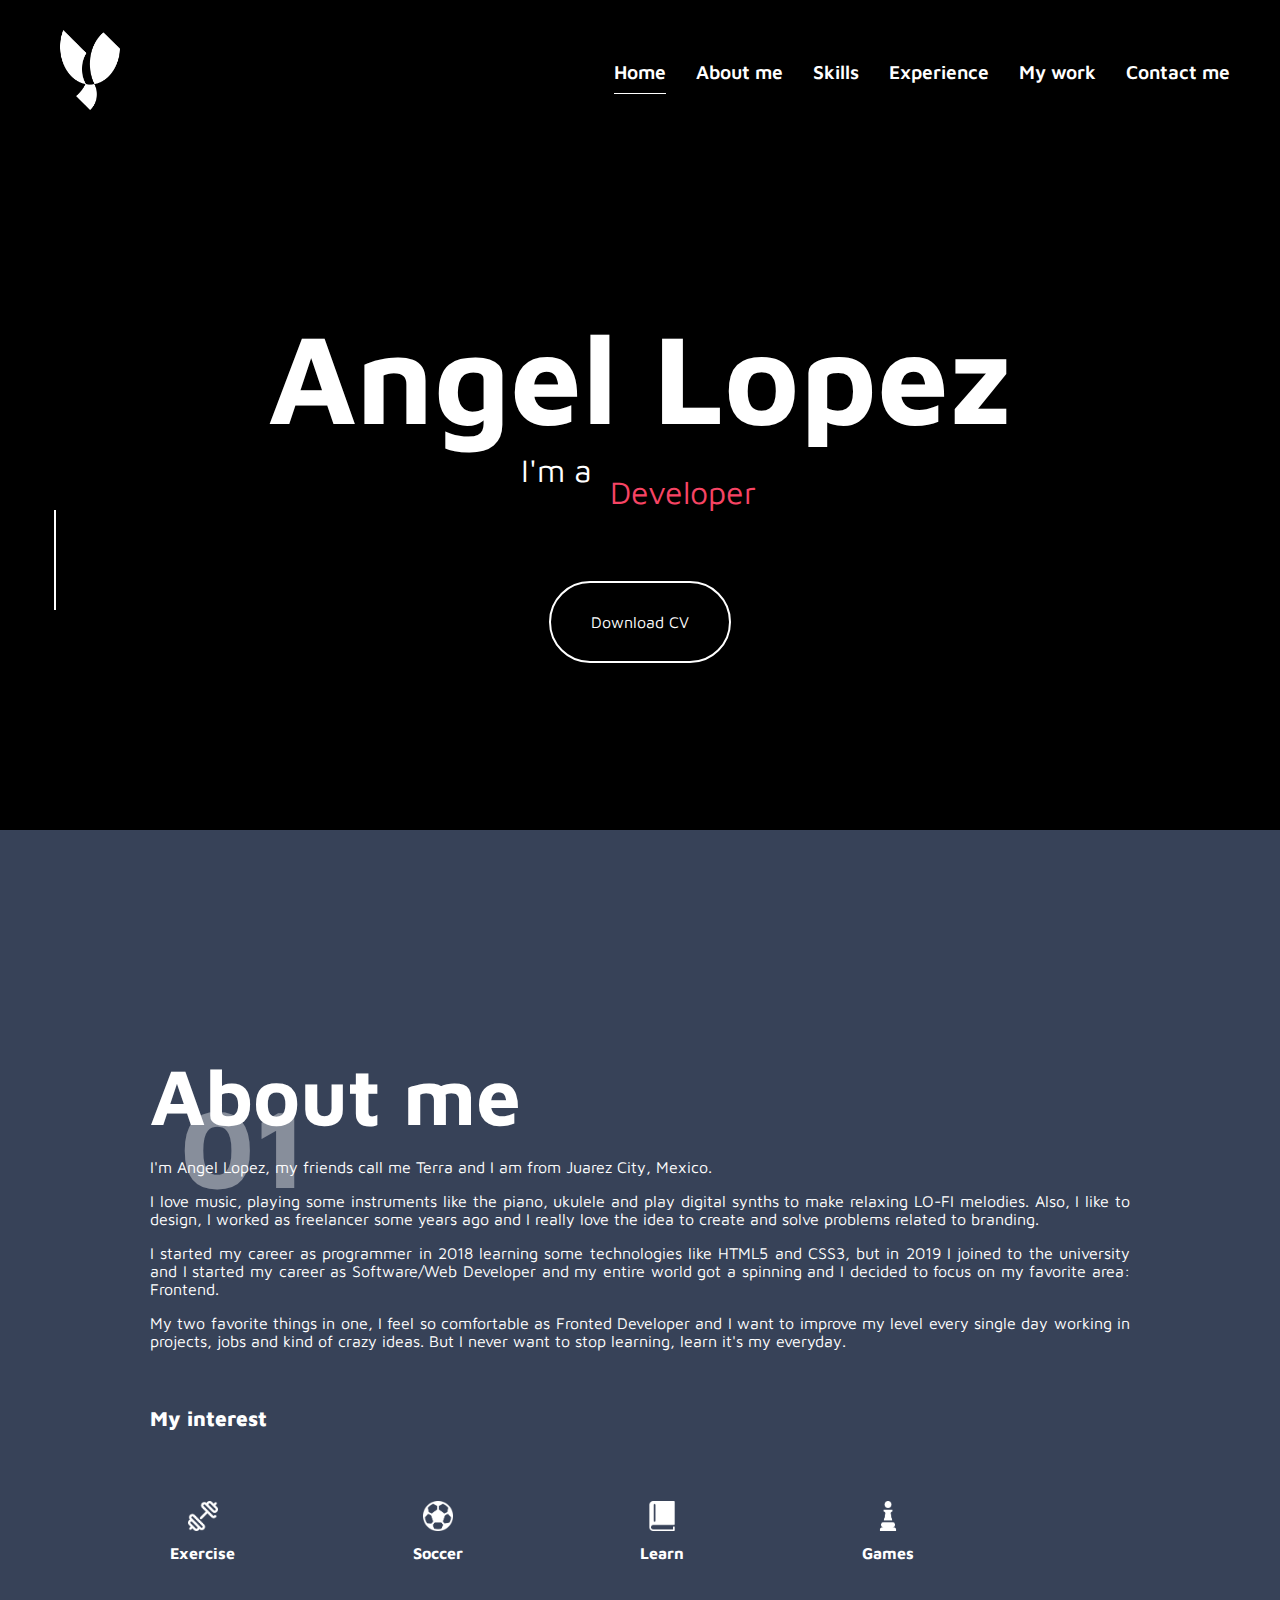
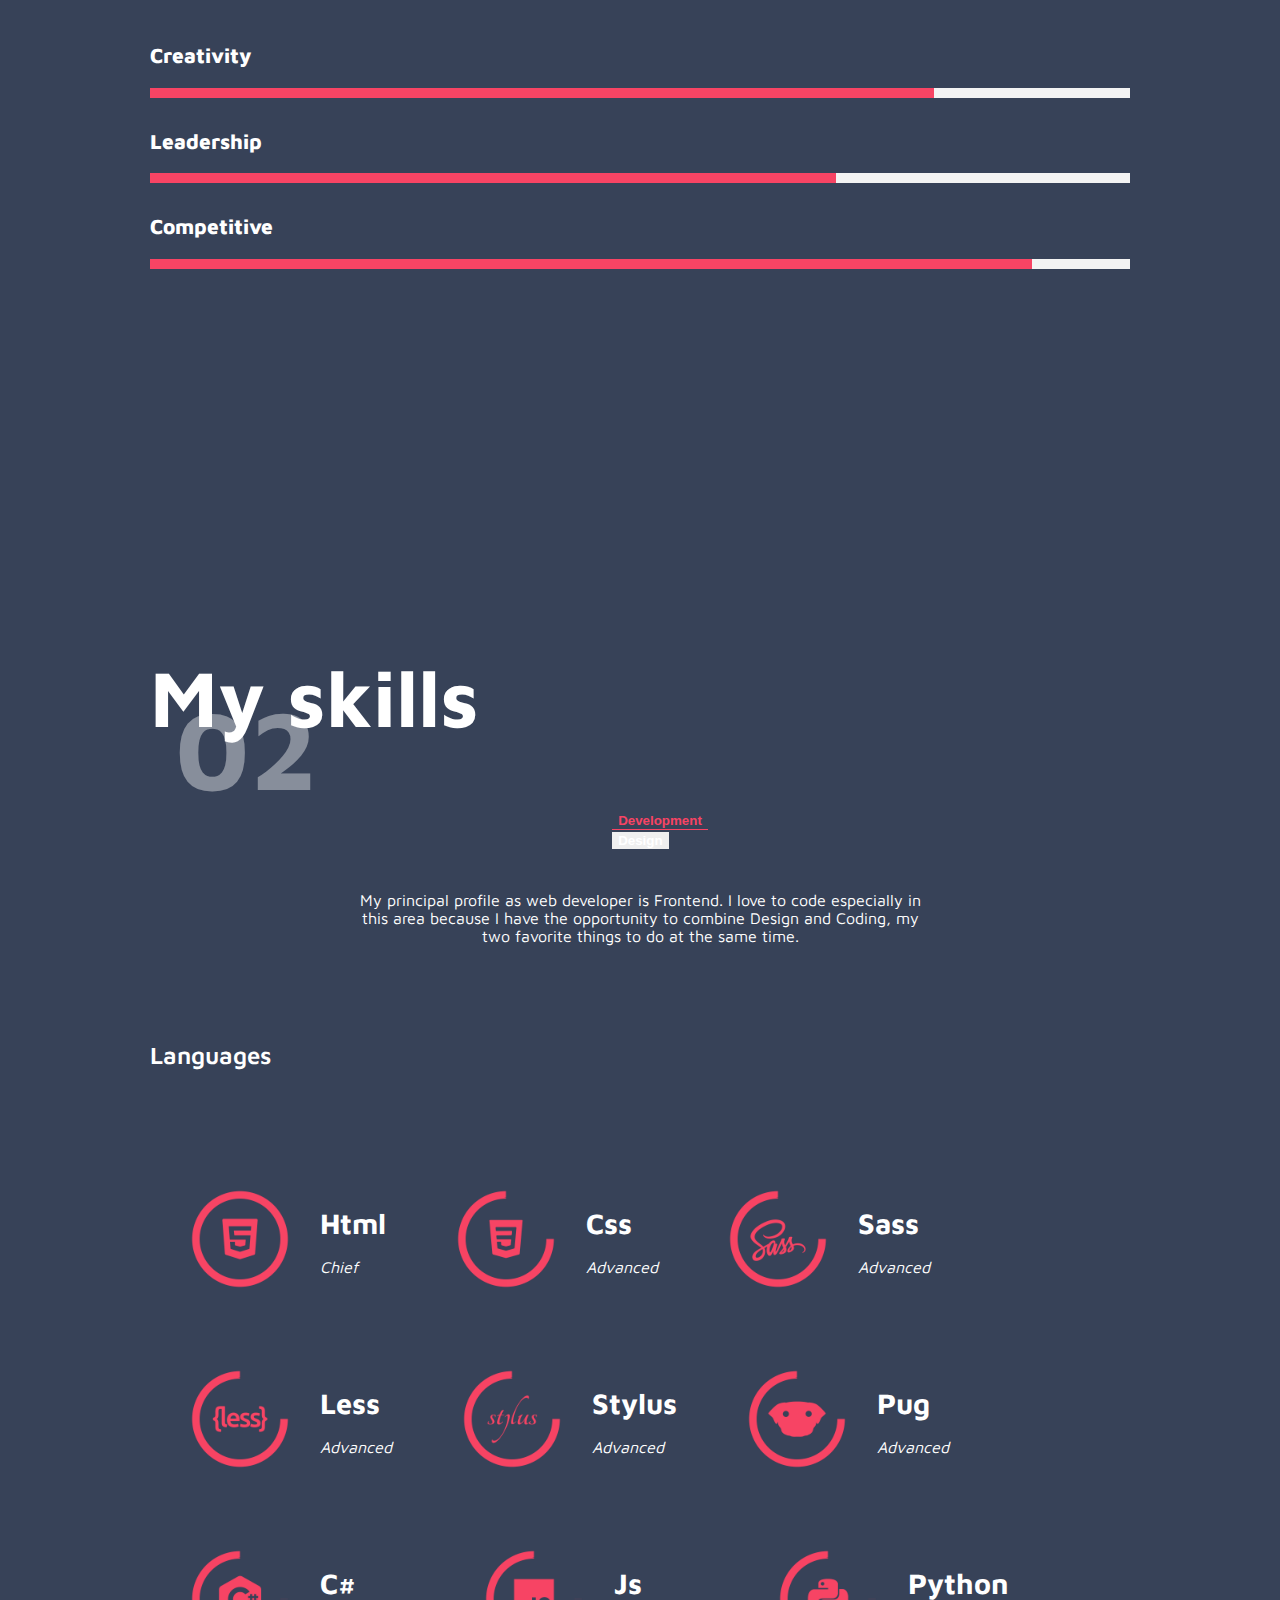
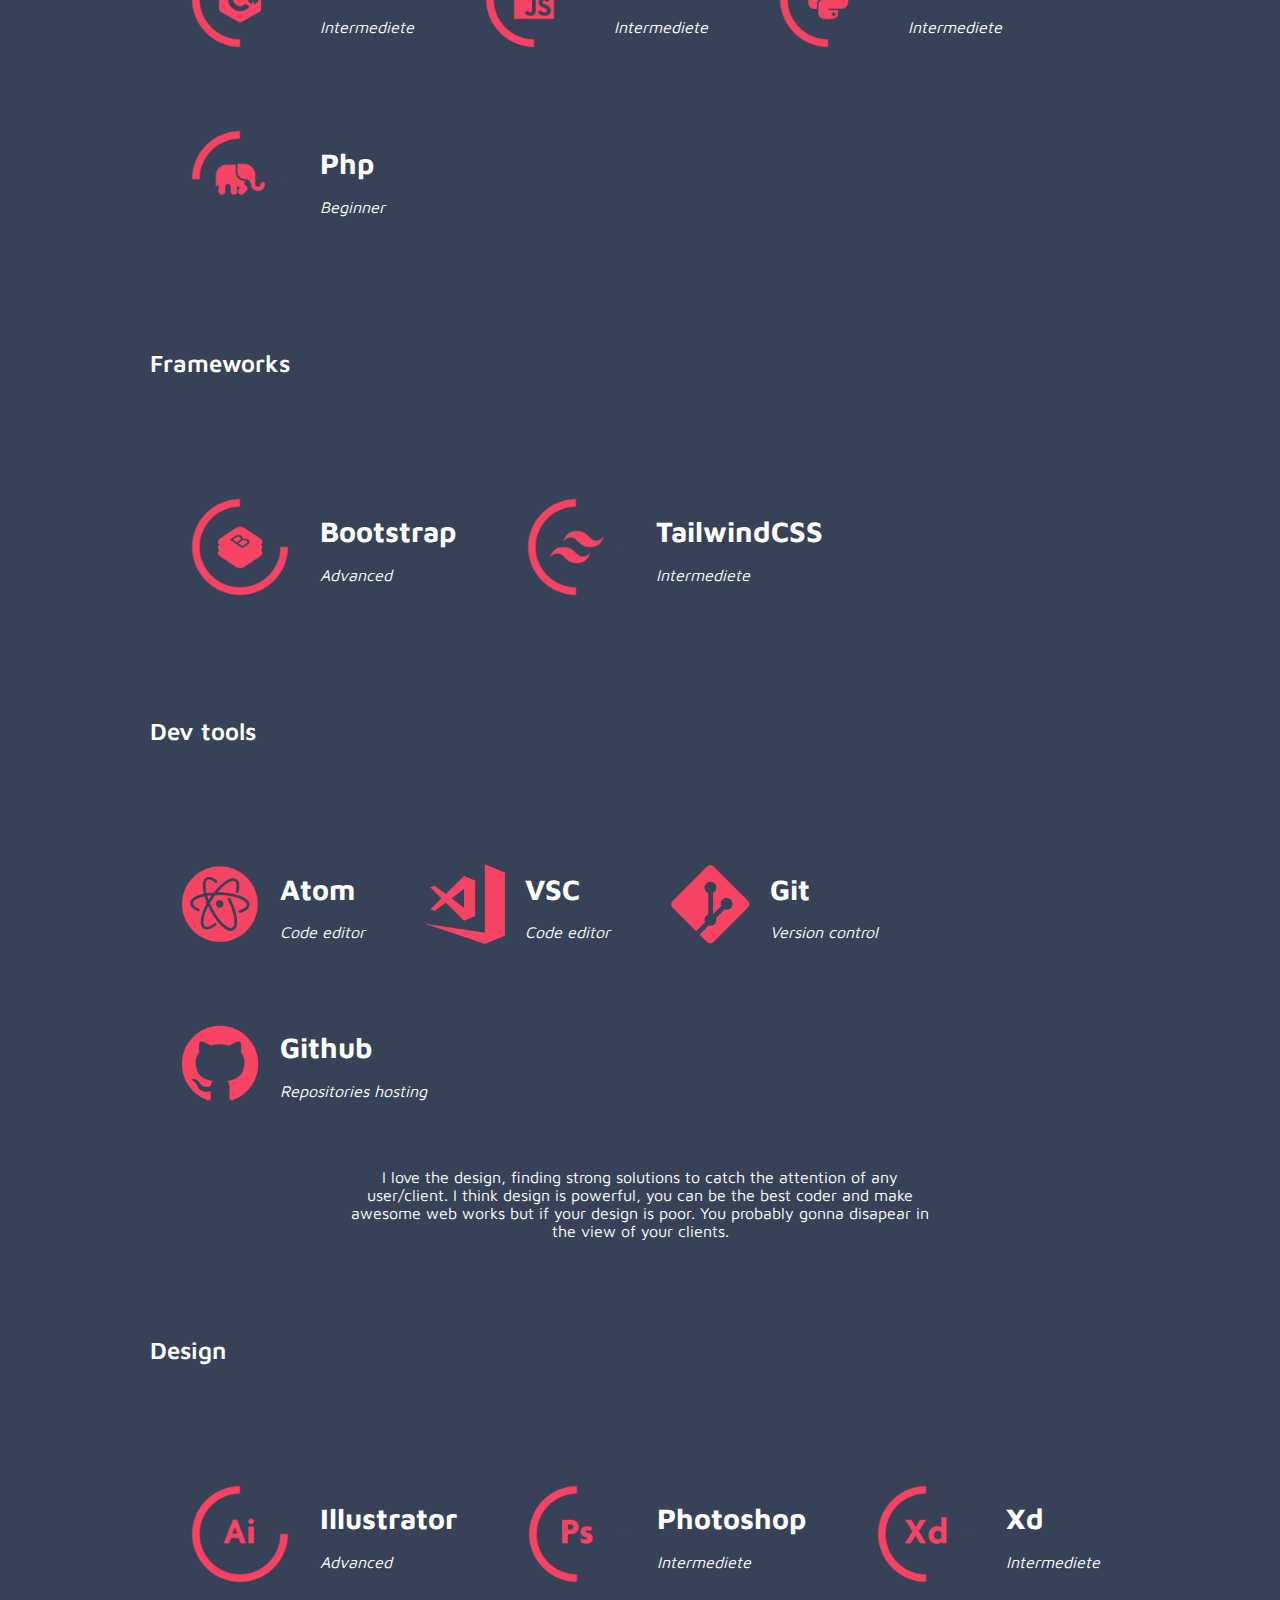
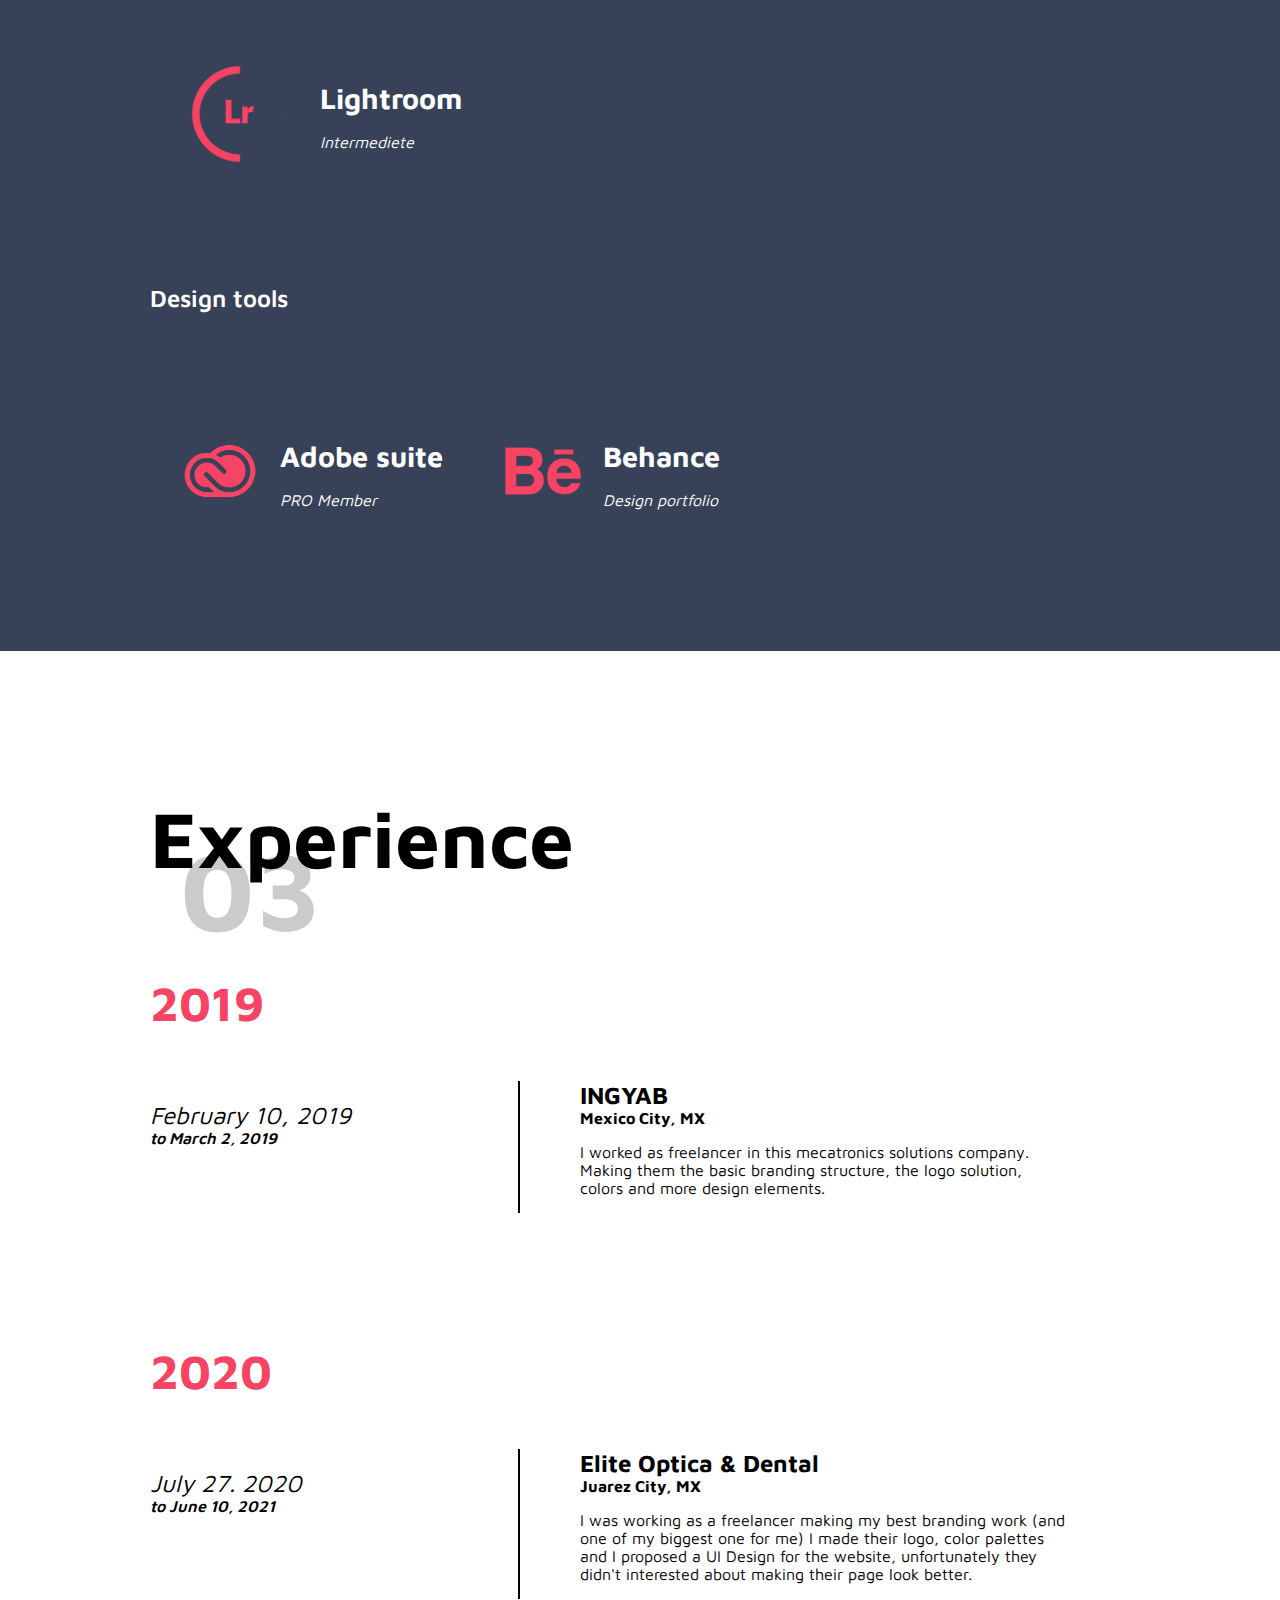
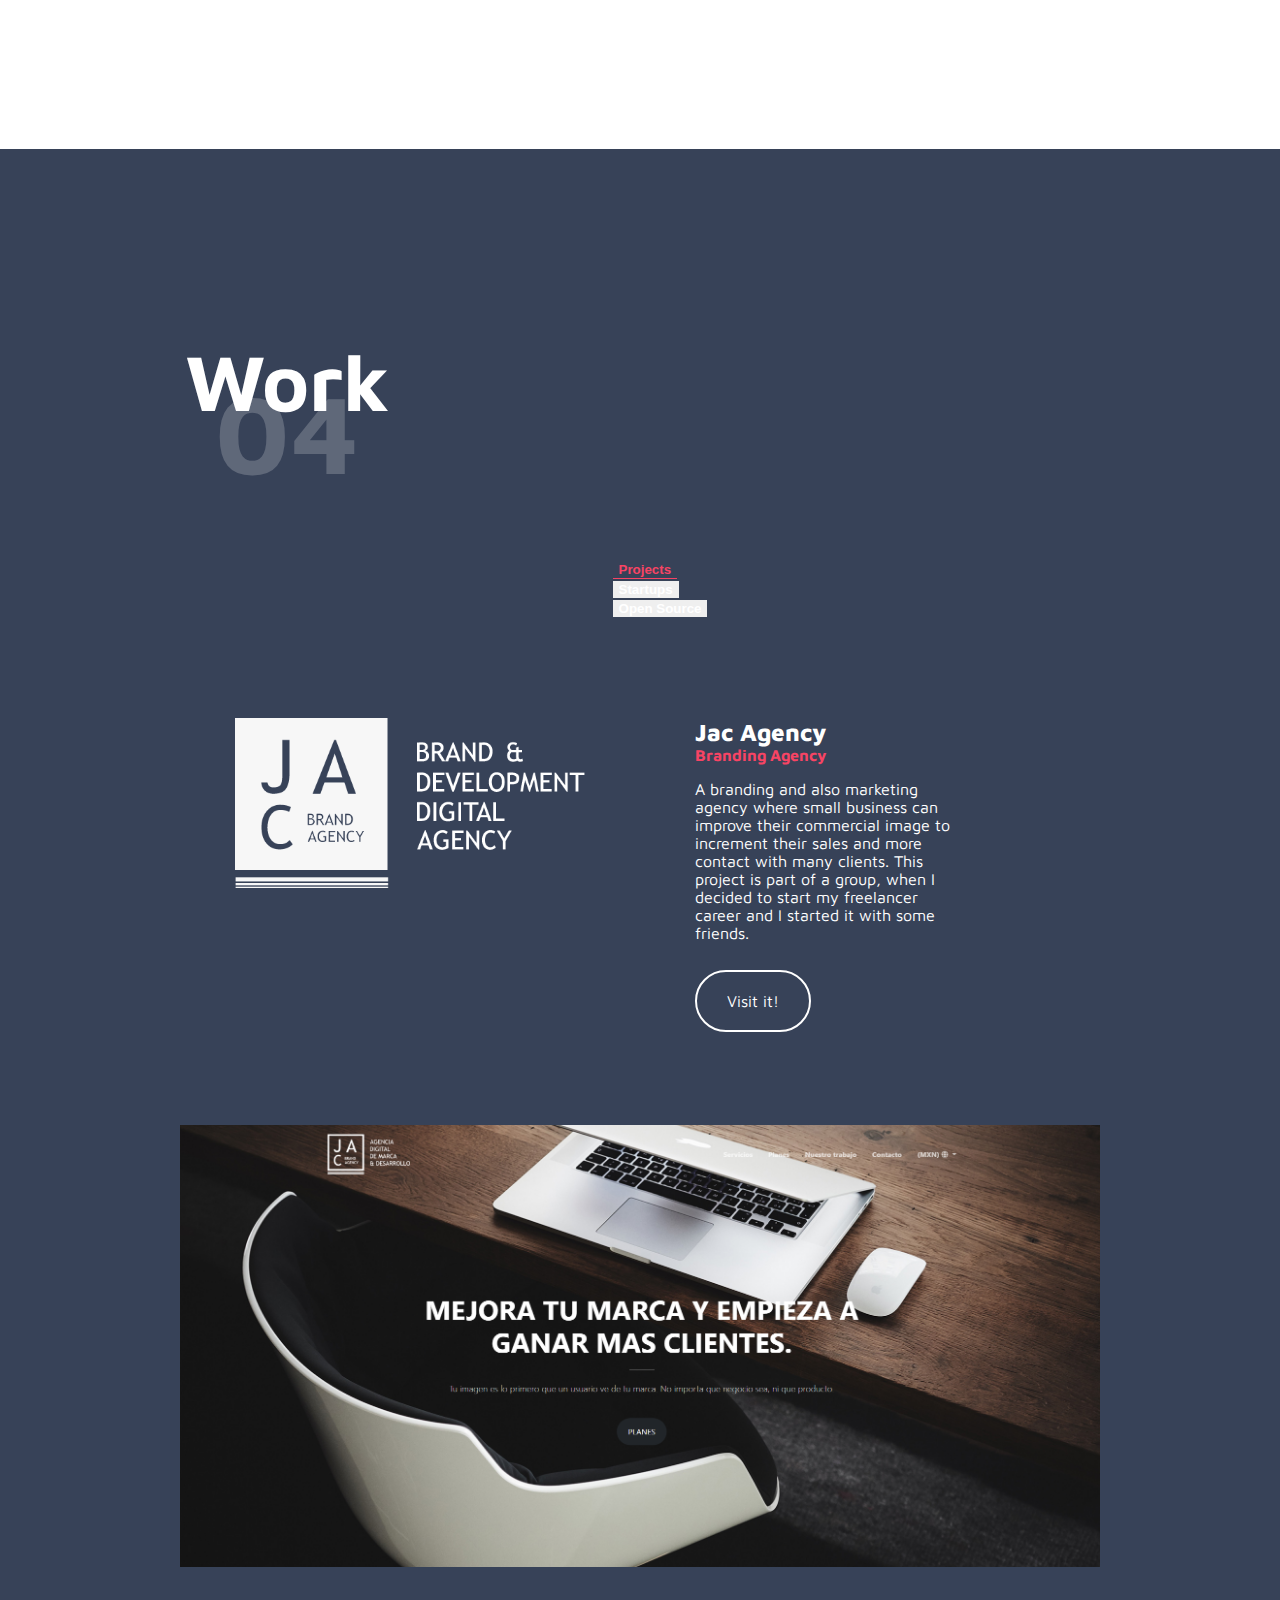
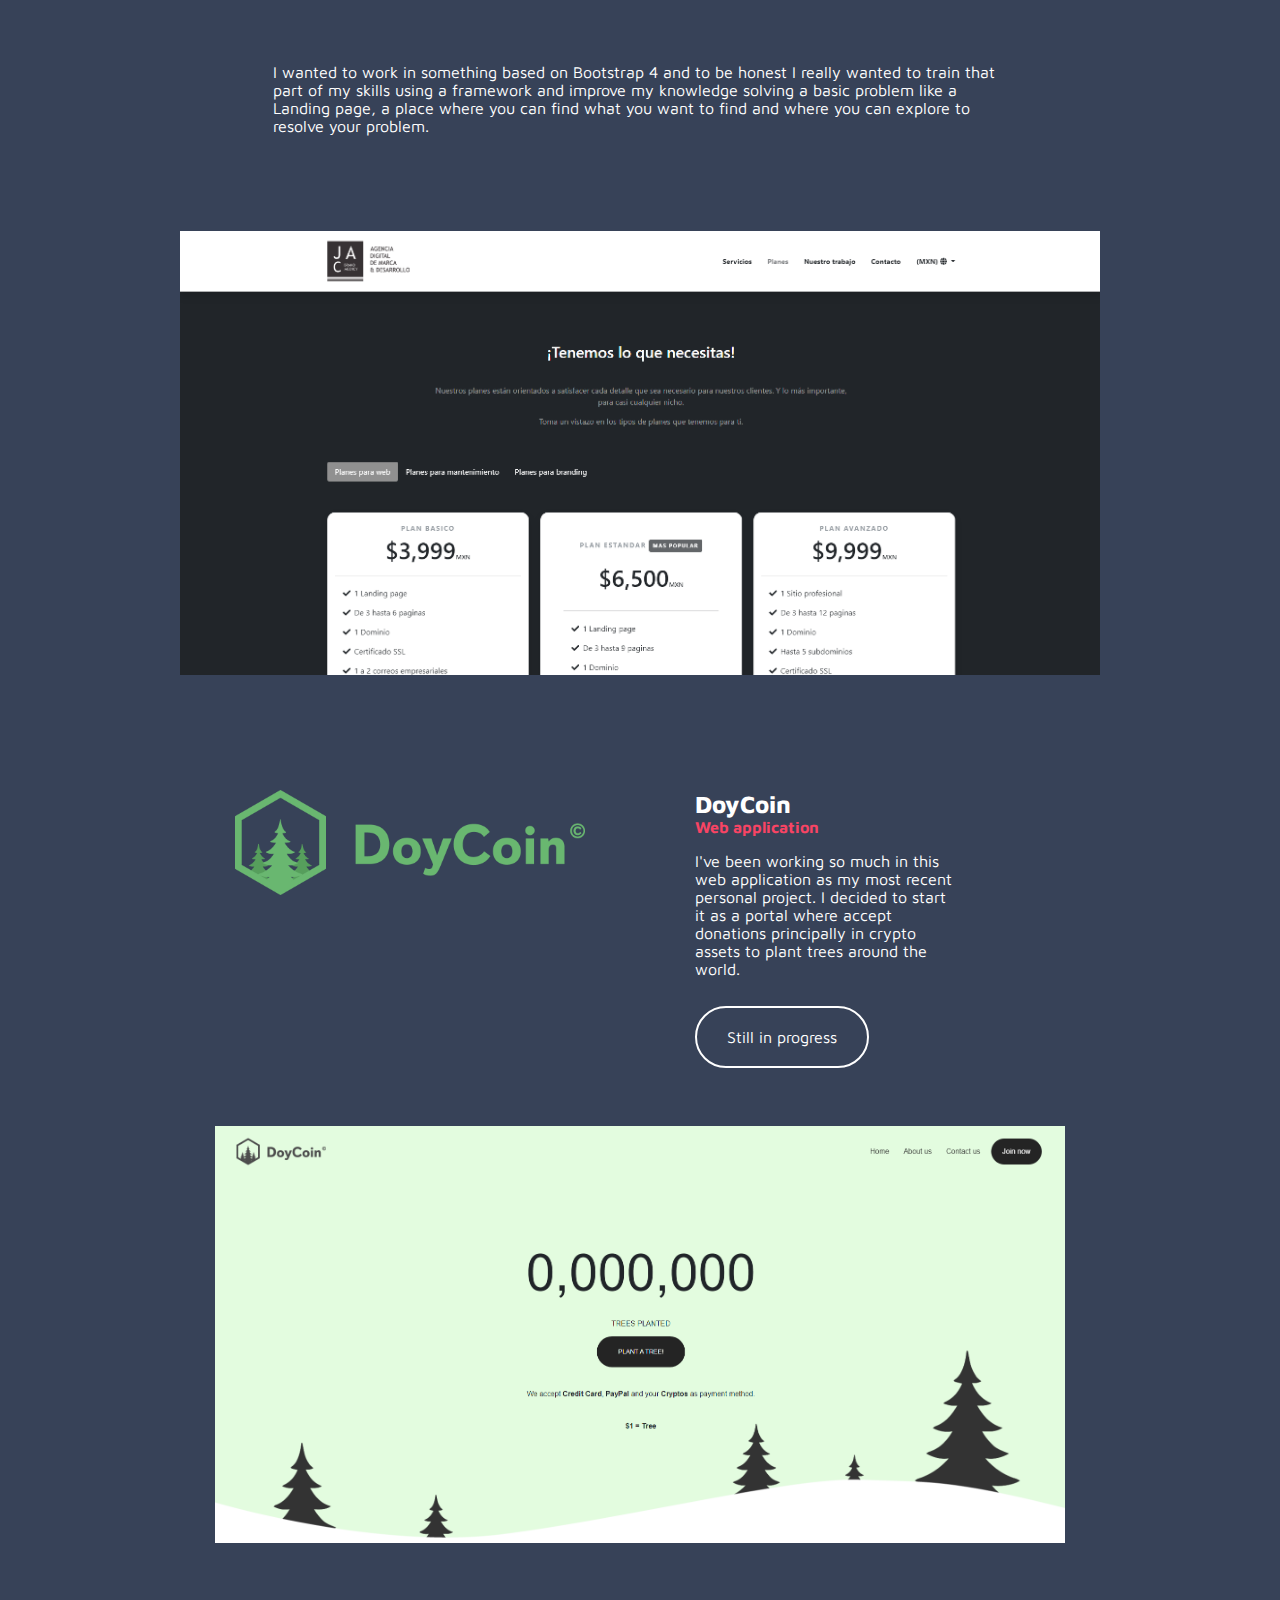
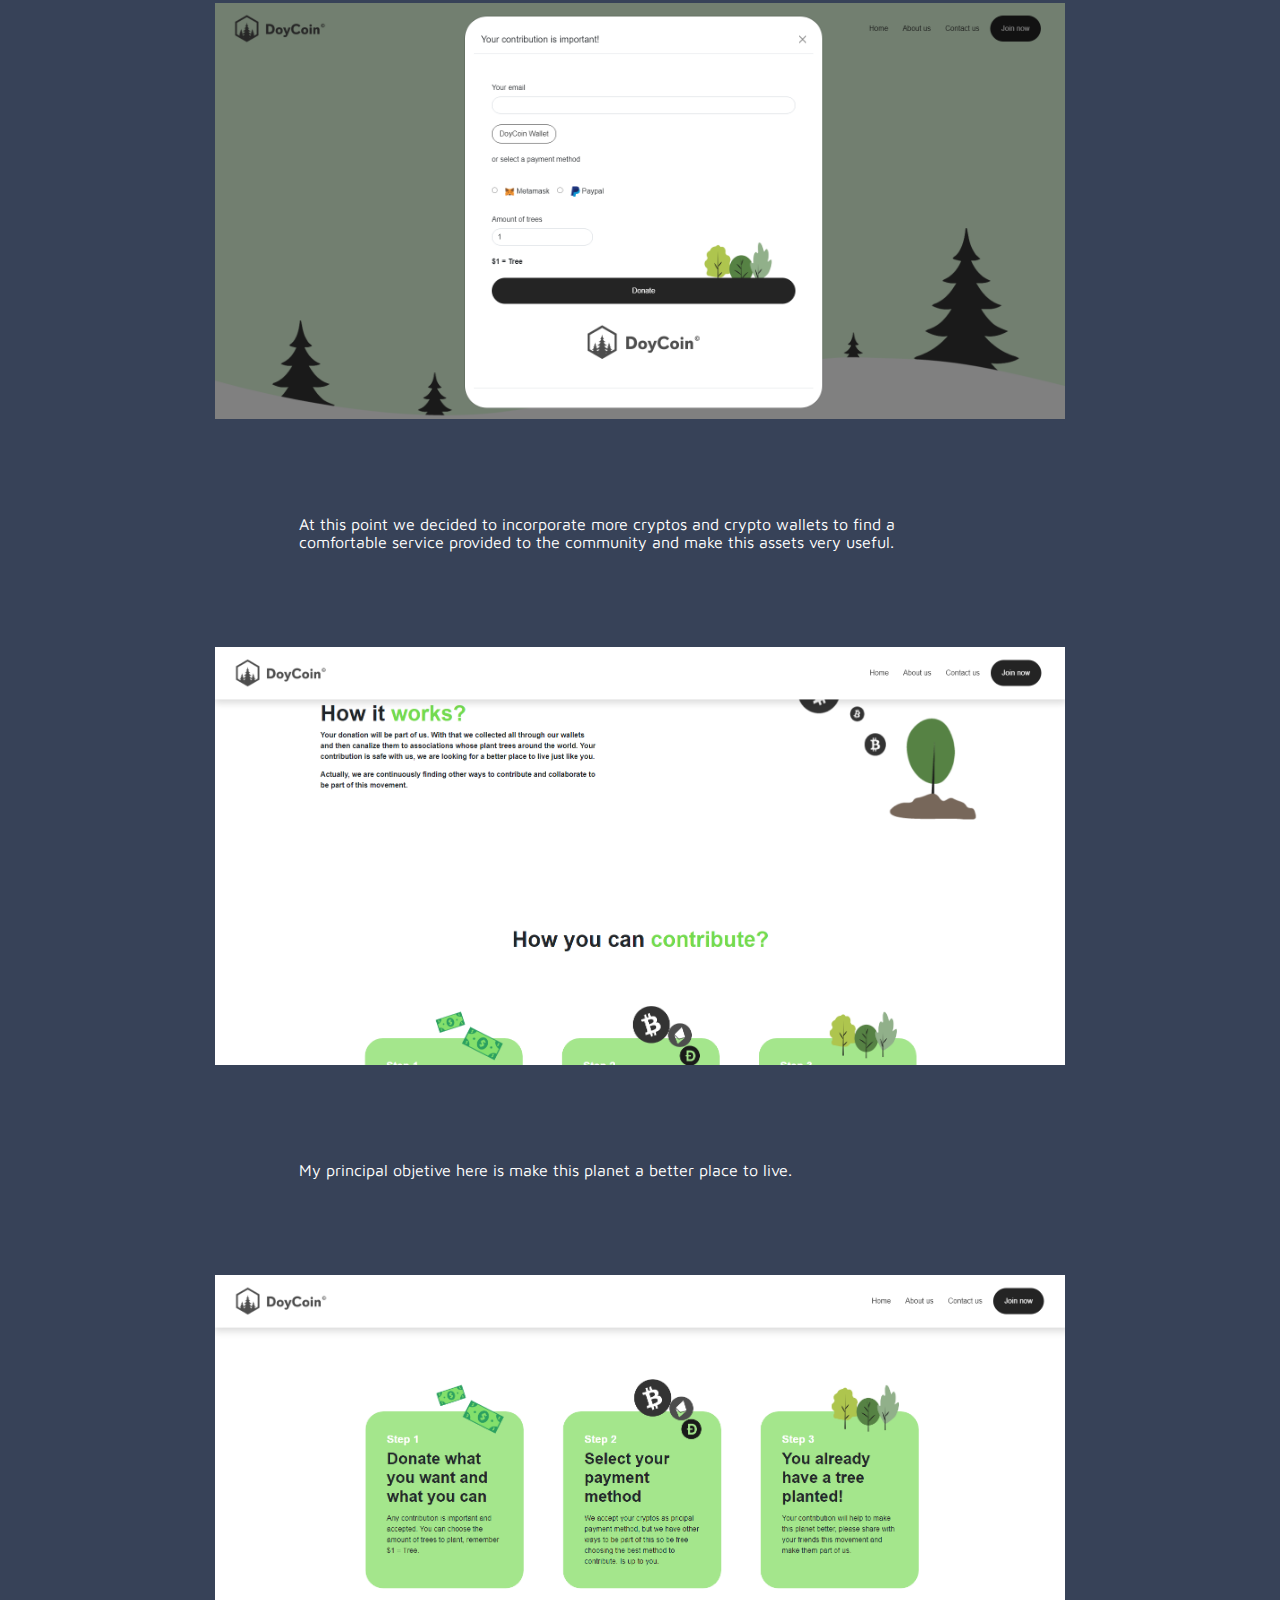
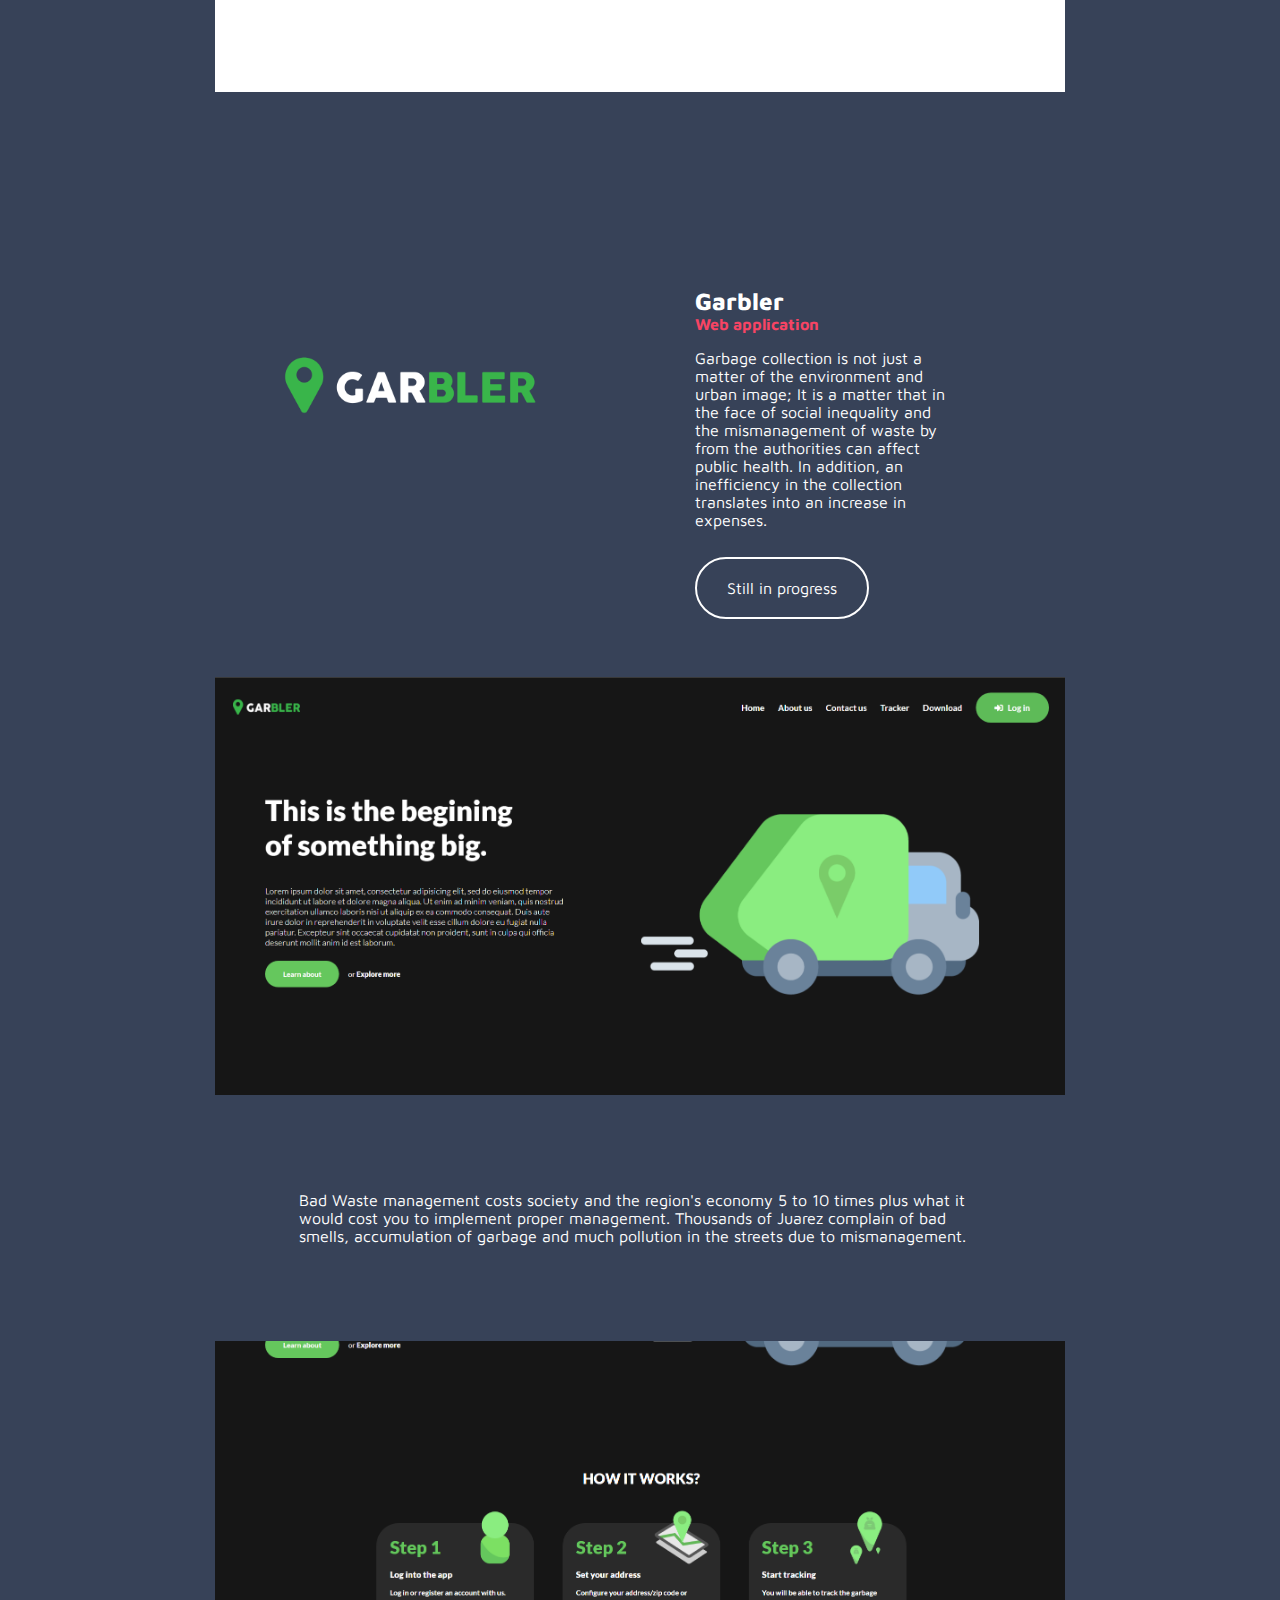
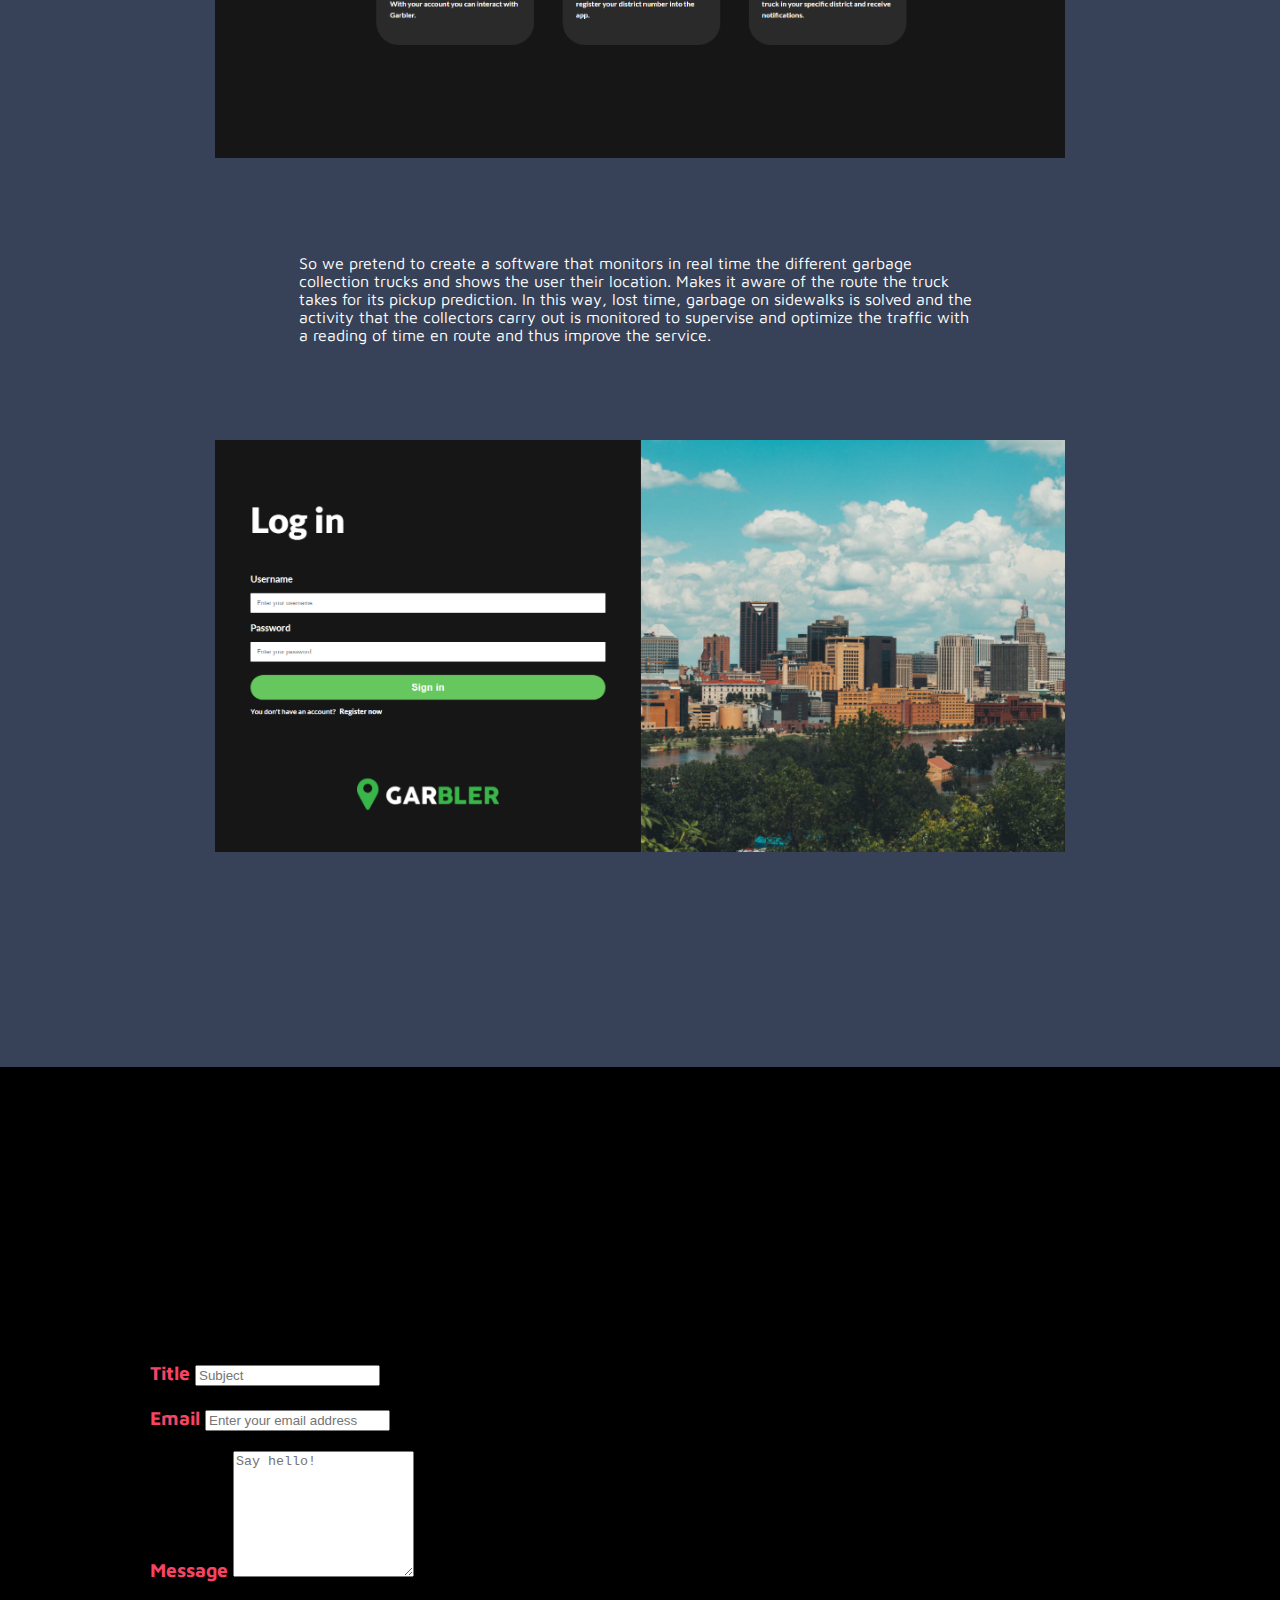
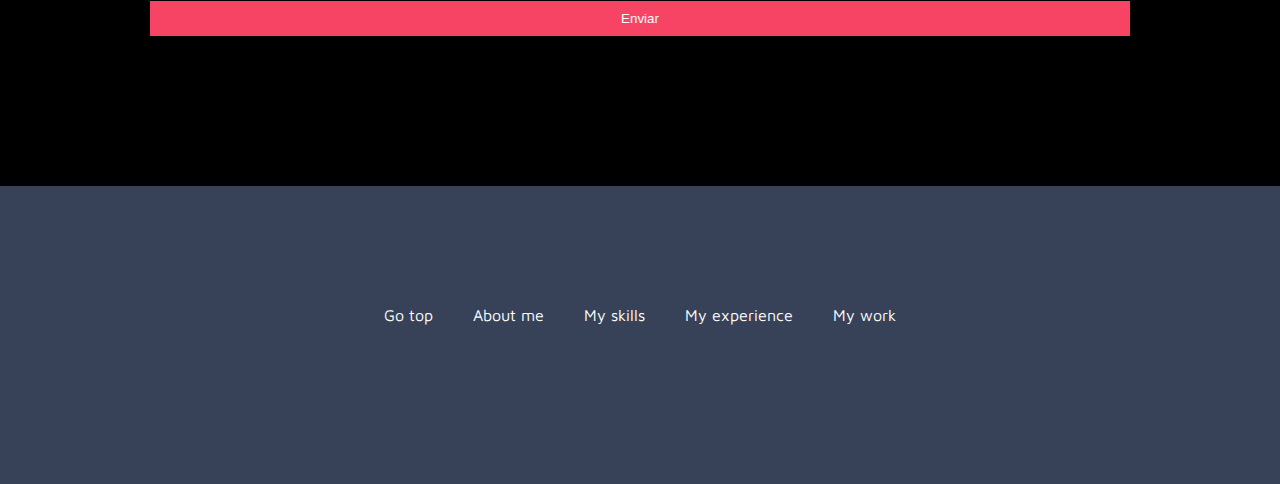
<file: index.html>
<!DOCTYPE html>
<html lang="en">
  <head>
    <meta charset="UTF-8"/>
    <meta name="viewport" content="width=device-width, initial-scale=1.0"/>
    <meta http-equiv="X-UA-Compatible" content="ie=edge"/>
    <link href="css/index.css" rel="stylesheet"/>
    <link href="assets/logo-icon.png" rel="icon"/>
    <link rel="stylesheet" href="https://use.fontawesome.com/releases/v5.15.3/css/all.css" integrity="sha384-SZXxX4whJ79/gErwcOYf+zWLeJdY/qpuqC4cAa9rOGUstPomtqpuNWT9wdPEn2fk" crossorigin="anonymous"/>
    <link rel="preconnect" href="https://fonts.googleapis.com"/>
    <link rel="preconnect" href="https://fonts.gstatic.com" crossorigin="crossorigin"/>
    <link href="https://fonts.googleapis.com/css2?family=Maven+Pro:wght@400;500;600;700;800;900&amp;display=swap" rel="stylesheet"/>
    <link href="https://cdn.jsdelivr.net/npm/bootstrap@5.0.0-beta3/dist/css/bootstrap.min.css" rel="stylesheet" integrity="sha384-eOJMYsd53ii+scO/bJGFsiCZc+5NDVN2yr8+0RDqr0Ql0h+rP48ckxlpbzKgwra6" crossorigin="anonymous"/>
    <title>Angel Lopez</title>
  </head>
  <body>
    <header class="nav-container">
      <nav class="nav-bar"><a href="/"><img src="assets/logo-icon.png" id="navbar-logo"/></a>
        <div class="menu-toggle" id="mobile-menu"><span class="bar"></span><span class="bar"></span><span class="bar"></span></div>
        <ul class="nav-menu"><a class="nav-links active" href="/">Home</a><a class="nav-links" href="#about-me">About me</a><a class="nav-links" href="#skills">Skills</a><a class="nav-links" href="#experience">Experience</a><a class="nav-links" href="#work">My work</a><a class="nav-links" href="#contact">Contact me</a></ul>
      </nav>
    </header>
    <!-- Main starts-->
    <main id="home">
      <div class="presentation-container">
        <div class="profile-title">
          <h1>Angel Lopez</h1>
          <div class="wrapper">
            <div class="static-text">I'm a</div>
            <ul class="dynamic-text">
              <li><span>Developer</span></li>
              <li><span>Designer</span></li>
              <li><span>Freelancer</span></li>
            </ul>
          </div>
        </div>
        <div class="profile-cv"><a class="profile-cv-btn" href="CV_AngelLopez_ES.pdf">Download CV</a></div>
      </div>
      <div class="social-container">
        <ul>
          <li>
            <div class="social-line"></div>
          </li>
          <li><a href="https://github.com/SrTeerra" target="_blank"><i class="fab fa-github"></i></a></li>
          <li><a href="https://www.behance.net/angellopez20" target="_blank"><i class="fab fa-behance"></i></a></li>
          <li><a href="https://www.instagram.com/srterraa/" target="_blank"><i class="fab fa-instagram"></i></a></li>
          <li><a href="https://platzi.com/p/srterra/" target="_blank"><i class="fas fa-certificate"></i></a></li>
        </ul>
      </div>
    </main>
    <!-- End of Main-->
    <!-- Introduction starts-->
    <section class="introduction-container">
      <div class="about-container" id="about-me">
        <div class="about-info">
          <div class="title-relative">
            <p class="bg-number">01</p>
            <h1>About me</h1>
          </div>
          <p>I'm Angel Lopez, my friends call me Terra and I am from Juarez City, Mexico.</p>
          <p>I love music, playing some instruments like the piano, ukulele and play digital synths to make relaxing LO-FI melodies. Also, I like to design, I worked as freelancer some years ago and I really love the idea to create and solve problems related to branding.</p>
          <p>I started my career as programmer in 2018 learning some technologies like HTML5 and CSS3, but in 2019 I joined to the university and I started my career as Software/Web Developer and my entire world got a spinning and I decided to focus on my favorite area: Frontend.</p>
          <p>My two favorite things in one, I feel so comfortable as Fronted Developer and I want to improve my level every single day working in projects, jobs and kind of crazy ideas. But I never want to stop learning, learn it's my everyday.</p>
          <div class="about-info-interest">
            <p>My interest</p>
            <div class="interest-list">
              <div class="interest-item"><img src="assets/img/gym-icon.png"/>
                <h4>Exercise</h4>
              </div>
              <div class="interest-item"><img src="assets/img/soccer-icon.png"/>
                <h4>Soccer</h4>
              </div>
              <div class="interest-item"><img src="assets/img/book-icon.png"/>
                <h4>Learn</h4>
              </div>
              <div class="interest-item"><img src="assets/img/chess-icon.png"/>
                <h4>Games</h4>
              </div>
            </div>
          </div>
          <div class="about-info-levels">
            <p>Creativity</p>
            <div class="level-container">
              <div class="level-content-creative"></div>
            </div>
            <p>Leadership</p>
            <div class="level-container">
              <div class="level-content-leader"></div>
            </div>
            <p>Competitive</p>
            <div class="level-container">
              <div class="level-content-competitive"></div>
            </div>
          </div>
        </div>
        <div class="about-photo"></div>
      </div>
    </section>
    <!-- End of Introduction      -->
    <!-- Skills starts-->
    <section class="skills-container" id="skills">
      <div class="title-relative">
        <p class="bg-number">02</p>
        <h1>My skills</h1>
      </div>
      <div class="skills-selector">
        <ul class="nav nav-tabs" role="tablist" id="myTab">
          <li class="nav-item" role="presentation">
            <button class="nav-link active" data-bs-toggle="tab" data-bs-target="#development" type="button" role="tab" aria-controls="home" aria-selected="true" id="development-tab">Development</button>
          </li>
          <li class="nav-item" role="presentation">
            <button class="nav-link" data-bs-toggle="tab" data-bs-target="#design" type="button" role="tab" aria-controls="profile" aria-selected="false" id="design-tab">Design</button>
          </li>
        </ul>
      </div>
      <div class="tab-content" id="myTabContent">
        <div class="tab-pane fade show active" role="tabpanel" aria-labelledby="development-tab" id="development">
          <div class="skill-info">
            <p>My principal profile as web developer is Frontend. I love to code especially in this area because I have the opportunity to combine Design and Coding, my two favorite things to do at the same time.</p>
          </div>
          <div class="development-skills">
            <h2><span><i class="fas fa-angle-right"></i></span> Languages</h2>
            <div class="skills-grid">
              <div class="skill-item"><img src="assets/img/html-logo.png"/><span>
                  <p>Html</p>
                  <p>Chief</p></span></div>
              <div class="skill-item"><img src="assets/img/css-logo.png"/><span>
                  <p>Css</p>
                  <p>Advanced</p></span></div>
              <div class="skill-item"><img src="assets/img/sass-logo.png"/><span>
                  <p>Sass</p>
                  <p>Advanced</p></span></div>
              <div class="skill-item"><img src="assets/img/less-logo.png"/><span>
                  <p>Less</p>
                  <p>Advanced</p></span></div>
              <div class="skill-item"><img src="assets/img/stylus-logo.png"/><span>
                  <p>Stylus</p>
                  <p>Advanced</p></span></div>
              <div class="skill-item"><img src="assets/img/pug-logo.png"/><span>
                  <p>Pug</p>
                  <p>Advanced</p></span></div>
              <div class="skill-item"><img src="assets/img/c-logo.png"/><span>
                  <p>C#</p>
                  <p>Intermediete</p></span></div>
              <div class="skill-item"><img src="assets/img/js-logo.png"/><span>
                  <p>Js</p>
                  <p>Intermediete</p></span></div>
              <div class="skill-item"><img src="assets/img/python-logo.png"/><span>
                  <p>Python</p>
                  <p>Intermediete</p></span></div>
              <div class="skill-item"><img src="assets/img/php-logo.png"/><span>
                  <p>Php</p>
                  <p>Beginner</p></span></div>
            </div>
            <h2><span><i class="fas fa-angle-right"></i></span> Frameworks</h2>
            <div class="skills-grid">
              <div class="skill-item"><img src="assets/img/bt-logo.png"/><span>
                  <p>Bootstrap</p>
                  <p>Advanced</p></span></div>
              <div class="skill-item"><img src="assets/img/tailwind-logo.png"/><span>
                  <p>TailwindCSS</p>
                  <p>Intermediete</p></span></div>
            </div>
            <h2><span><i class="fas fa-angle-right"></i></span> Dev tools</h2>
            <div class="skills-grid">
              <div class="skill-item-tools"><img src="assets/img/atom-logo.png"/><span>
                  <p>Atom</p>
                  <p>Code editor</p></span></div>
              <div class="skill-item-tools"><img src="assets/img/vsc-logo.png"/><span>
                  <p>VSC</p>
                  <p>Code editor</p></span></div>
              <div class="skill-item-tools"><img src="assets/img/git-logo.png"/><span>
                  <p>Git</p>
                  <p>Version control</p></span></div>
              <div class="skill-item-tools"><img src="assets/img/github-logo.png"/><span>
                  <p>Github</p>
                  <p>Repositories hosting</p></span></div>
            </div>
          </div>
        </div>
        <div class="tab-pane fade" role="tabpanel" aria-labelledby="design-tab" id="design">
          <div class="skill-info">
            <p>I love the design, finding strong solutions to catch the attention of any user/client. I think design is powerful, you can be the best coder and make awesome web works but if your design is poor. You probably gonna disapear in the view of your clients.</p>
          </div>
          <div class="development-skills">
            <h2><span><i class="fas fa-angle-right"></i></span> Design</h2>
            <div class="skills-grid">
              <div class="skill-item"><img src="assets/img/ai-logo.png"/><span>
                  <p>Illustrator</p>
                  <p>Advanced</p></span></div>
              <div class="skill-item"><img src="assets/img/ps-logo.png"/><span>
                  <p>Photoshop</p>
                  <p>Intermediete</p></span></div>
              <div class="skill-item"><img src="assets/img/xd-logo.png"/><span>
                  <p>Xd</p>
                  <p>Intermediete</p></span></div>
              <div class="skill-item"><img src="assets/img/lr-logo.png"/><span>
                  <p>Lightroom</p>
                  <p>Intermediete</p></span></div>
            </div>
            <h2><span><i class="fas fa-angle-right"></i></span> Design tools</h2>
            <div class="skills-grid">
              <div class="skill-item-tools"><img src="assets/img/adobe-logo.png"/><span>
                  <p>Adobe suite</p>
                  <p>PRO Member</p></span></div>
              <div class="skill-item-tools"><img src="assets/img/be-logo.png"/><span>
                  <p>Behance</p>
                  <p>Design portfolio</p></span></div>
            </div>
          </div>
        </div>
      </div>
    </section>
    <!-- End of Skills-->
    <!-- Start of experience-->
    <section class="experience-container">
      <div class="experience-container-info" id="experience">
        <div class="title-relative">
          <p class="bg-number">03</p>
          <h1>Experience</h1>
        </div>
      </div>
      <div class="experience-container-grid">
        <div class="exp-grid">
          <div class="exp-title">
            <h1>2019</h1>
          </div>
          <div class="exp-card">
            <div class="exp-date">
              <h3>February 10, 2019</h3>
              <h3>to March 2, 2019</h3>
            </div>
            <div class="exp-item">
              <h2>INGYAB</h2>
              <h4>Mexico City, MX</h4>
              <p> I worked as freelancer in this mecatronics solutions company. Making them the basic branding structure, the logo solution, colors and more design elements.</p>
            </div>
          </div>
        </div>
        <div class="exp-grid">
          <div class="exp-title">
            <h1>2020</h1>
          </div>
        </div>
        <div class="exp-card">
          <div class="exp-date">
            <h3>July 27. 2020</h3>
            <h3>to June 10, 2021</h3>
          </div>
          <div class="exp-item">
            <h2>Elite Optica & Dental</h2>
            <h4>Juarez City, MX</h4>
            <p> I was working as a freelancer making my best branding work (and one of my biggest one for me) I made their logo, color palettes and I proposed a UI Design for the website, unfortunately they didn't interested about making their page look better.</p>
          </div>
        </div>
      </div>
    </section>
    <!-- End of experience-->
    <!-- Start of work-->
    <section class="work-container">
      <div class="work-container-info" id="work">
        <div class="title-relative">
          <p class="bg-number">04</p>
          <h1>Work</h1>
        </div>
      </div>
      <div class="works-selector">
        <ul class="nav nav-tabs" role="tablist" id="myTab">
          <li class="nav-item" role="presentation">
            <button class="nav-link active" data-bs-toggle="tab" data-bs-target="#projects" type="button" role="tab" aria-controls="home" aria-selected="true" id="projects-tab">Projects</button>
          </li>
          <li class="nav-item" role="presentation">
            <button class="nav-link" data-bs-toggle="tab" data-bs-target="#startups" type="button" role="tab" aria-controls="profile" aria-selected="false" id="startups-tab">Startups</button>
          </li>
          <li class="nav-item" role="presentation">
            <button class="nav-link" data-bs-toggle="tab" data-bs-target="#opensource" type="button" role="tab" aria-controls="profile" aria-selected="false" id="opensource-tab">Open Source</button>
          </li>
        </ul>
      </div>
      <div class="tab-content" id="myTabContent">
        <div class="tab-pane fade show active" role="tabpanel" aria-labelledby="projects-tab" id="projects">
          <div class="work-container-grid">
            <div class="work-grid">
              <div class="work-card">
                <div class="work-img"><img src="assets/jac-logo.png"/></div>
                <div class="work-item">
                  <h2>Jac Agency</h2>
                  <h4>Branding Agency</h4>
                  <p> A branding and also marketing agency where small business can improve their commercial image to increment their sales and more contact with many clients. This project is part of a group, when I decided to start my freelancer career and I started it with some friends.</p><a href="https://jacagency.com.mx/" target="_blank">Visit it!</a>
                </div>
              </div>
            </div>
            <div class="work-gallery"><img src="assets/jac-1.PNG"/>
              <p> I wanted to work in something based on Bootstrap 4 and to be honest I really wanted to train that part of my skills using a framework and improve my knowledge solving a basic problem like a Landing page, a place where you can find what you want to find and where you can explore to resolve your problem.</p><img src="assets/jac-2.PNG"/>
            </div>
          </div>
        </div>
        <div class="tab-pane fade" role="tabpanel" aria-labelledby="startups-tab" id="startups">
          <div class="work-container-grid">
            <div class="work-grid">
              <div class="work-card">
                <div class="work-img"><img src="assets/doycoin-logo.png"/></div>
                <div class="work-item">
                  <h2>DoyCoin</h2>
                  <h4>Web application</h4>
                  <p> I've been working so much in this web application as my most recent personal project. I decided to start it as a portal where accept donations principally in crypto assets to plant trees around the world.</p><a href="https://github.com/srteerra/doycoin" target="_blank">Still in progress</a>
                </div>
              </div>
              <div class="work-gallery"><img src="assets/doycoin-1.PNG"/><img src="assets/doycoin-2.PNG"/>
                <p> At this point we decided to incorporate more cryptos and crypto wallets to find a comfortable service provided to the community and make this assets very useful.</p><img src="assets/doycoin-3.PNG"/>
                <p> My principal objetive here is make this planet a better place to live.</p><img src="assets/doycoin-4.PNG"/>
              </div>
            </div>
            <div class="work-grid">
              <div class="work-card">
                <div class="work-img"><img src="assets/gar-logo.png"/></div>
                <div class="work-item">
                  <h2>Garbler</h2>
                  <h4>Web application</h4>
                  <p> Garbage collection is not just a matter of the environment and urban image; It is a matter that in the face of social inequality and the mismanagement of waste by from the authorities can affect public health. In addition, an inefficiency in the collection translates into an increase in expenses.</p><a href="https://jacagency.com.mx/" target="_blank">Still in progress</a>
                </div>
              </div>
              <div class="work-gallery"><img src="assets/gar-1.PNG"/>
                <p>Bad Waste management costs society and the region's economy 5 to 10 times plus what it would cost you to implement proper management. Thousands of Juarez complain of bad smells, accumulation of garbage and much pollution in the streets due to mismanagement.</p><img src="assets/gar-2.PNG"/>
                <p>So we pretend to create a software that monitors in real time the different garbage collection trucks and shows the user their location. Makes it aware of the route the truck takes for its pickup prediction. In this way, lost time, garbage on sidewalks is solved and the activity that the collectors carry out is monitored to supervise and optimize the traffic with a reading of time en route and thus improve the service.</p><img src="assets/gar-3.PNG"/>
              </div>
            </div>
          </div>
        </div>
      </div>
    </section>
    <!-- End of work-->
    <!-- Start of contact-->
    <!-- End of contact-->
    <section class="contact-container" id="contact">
      <div class="contact-info" id="work">
        <div class="title-relative">
          <p class="bg-number">05</p>
          <h1>Get in touch</h1>
        </div>
      </div>
      <div class="contact-grid">
        <div class="contact-form">
          <form action="correo.php" method="POST">
            <div class="contact-form-area">
              <div class="contact-title">
                <label class="form-label" for="subjectInput">Title</label>
                <input class="form-control" type="text" name="subject" required="" placeholder="Subject" id="subjectInput"/>
              </div>
              <div class="contact-email">
                <label class="form-label" for="emailInput">Email</label>
                <input class="form-control" type="email" name="email" required="" placeholder="Enter your email address" id="emailInput"/>
              </div>
              <div class="contact-message">
                <label class="form-label" for="txtarea">Message</label>
                <textarea class="form-control" name="message" placeholder="Say hello!" required="" rows="8" id="txtarea"></textarea>
              </div>
              <input class="contact-btn" type="submit" name="send" value="Enviar"/>
            </div>
          </form>
        </div>
        <div class="contact-img"></div>
      </div>
    </section>
    <!-- Start of footer-->
    <footer class="footer-container">
      <div class="site-map-container">
        <ul>
          <li><a href="#home">Go top</a></li>
          <li><a href="#aboutme">About me</a></li>
          <li><a href="#skills">My skills</a></li>
          <li><a href="#experience">My experience</a></li>
          <li><a href="#work">My work</a></li>
        </ul>
      </div>
      <div class="social-links-container">
        <ul>
          <li><a href="https://github.com/SrTeerra" target="_blank"><i class="fab fa-github"></i></a></li>
          <li><a href="https://www.behance.net/angellopez20" target="_blank"><i class="fab fa-behance"></i></a></li>
          <li><a href="https://www.instagram.com/srterraa/" target="_blank"><i class="fab fa-instagram"></i></a></li>
          <li><a href="https://platzi.com/p/srterra/" target="_blank"><i class="fas fa-certificate"></i></a></li>
        </ul>
      </div>
    </footer>
    <!-- End of footer-->
    <script src="js/index.js"></script>
    <script src="https://cdn.jsdelivr.net/npm/bootstrap@5.0.0-beta3/dist/js/bootstrap.bundle.min.js" integrity="sha384-JEW9xMcG8R+pH31jmWH6WWP0WintQrMb4s7ZOdauHnUtxwoG2vI5DkLtS3qm9Ekf" crossorigin="anonymous"></script>
  </body>
</html>
</file>
<file: css/index.css>
* {
  -webkit-box-sizing: border-box;
          box-sizing: border-box;
}

body {
  margin: 0;
  padding: 0;
  font-family: "Maven Pro", sans-serif;
  background-color: black;
}

a {
  color: white !important;
  padding: 0;
  margin: 0;
  text-decoration: none !important;
}
a:visited {
  color: white !important;
}

li {
  padding: 0;
  margin: 0;
  list-style: none;
}

h1, h2, h3, h4, h5 {
  padding: 0;
  margin: 0;
}

header.nav-container {
  width: 100%;
  background-color: transparent;
}
header.nav-container .nav-bar {
  width: 100%;
  display: -ms-grid;
  display: grid;
  -ms-grid-columns: auto 1fr;
  grid-template-columns: auto 1fr;
  -ms-grid-rows: 1fr;
  grid-template-rows: 1fr;
  -webkit-box-align: center;
      -ms-flex-align: center;
          align-items: center;
  padding: 30px 50px;
}
header.nav-container .nav-bar > *:nth-child(1) {
  -ms-grid-row: 1;
  -ms-grid-column: 1;
}
header.nav-container .nav-bar > *:nth-child(2) {
  -ms-grid-row: 1;
  -ms-grid-column: 2;
}
header.nav-container .nav-bar #navbar-logo {
  width: 80px;
}
header.nav-container .nav-bar #navbar-logo:hover {
  opacity: 60%;
  cursor: pointer;
}
header.nav-container .nav-bar .menu-toggle {
  padding-top: 8px;
}
header.nav-container .nav-bar .menu-toggle .bar {
  width: 25px;
  height: 3px;
  margin: 5px auto;
  -webkit-transition: all 0.3s ease-in-out;
  transition: all 0.3s ease-in-out;
  background: white;
}
header.nav-container .nav-bar .nav-menu {
  -ms-grid-column: 2;
  grid-column: 2;
  -ms-grid-row: 1;
  grid-row: 1;
  -ms-grid-row-align: center;
      align-self: center;
  -ms-grid-column-align: end;
      justify-self: end;
}
header.nav-container .nav-bar .nav-menu .nav-links {
  color: white;
  font-size: 1.2em;
  font-weight: 600;
  -webkit-transition: all 0.2s ease-out;
  transition: all 0.2s ease-out;
}
header.nav-container .nav-bar .nav-menu .nav-links:not(:last-child) {
  margin-right: 30px;
}
header.nav-container .nav-bar .nav-menu .nav-links:hover {
  padding-bottom: 10px;
  color: #F74464;
  opacity: 90%;
  border-bottom: 1px solid CurrentColor;
}
header.nav-container .nav-bar .nav-menu .nav-links.active {
  padding-bottom: 10px;
  border-bottom: 1px solid CurrentColor;
}

header {
  width: 100%;
  height: 150px;
  position: absolute;
  z-index: 2;
  color: white;
}
header .nav-container {
  width: 100%;
  height: 100%;
  display: -ms-grid;
  display: grid;
  -ms-grid-columns: auto 1fr;
  grid-template-columns: auto 1fr;
  -ms-grid-rows: 1fr;
  grid-template-rows: 1fr;
  padding: 0 50px;
}
header .nav-container > *:nth-child(1) {
  -ms-grid-row: 1;
  -ms-grid-column: 1;
}
header .nav-container > *:nth-child(2) {
  -ms-grid-row: 1;
  -ms-grid-column: 2;
}
header .nav-container .nav-logo {
  width: 100%;
  height: 100%;
  display: -webkit-box;
  display: -ms-flexbox;
  display: flex;
  -webkit-box-align: center;
      -ms-flex-align: center;
          align-items: center;
  -webkit-box-pack: start;
      -ms-flex-pack: start;
          justify-content: flex-start;
}
header .nav-container .nav-logo img {
  width: 80px;
  height: 80px;
}
header .nav-container .nav-links {
  width: 100%;
  height: 100%;
  display: -webkit-box;
  display: -ms-flexbox;
  display: flex;
  -webkit-box-align: center;
      -ms-flex-align: center;
          align-items: center;
  -webkit-box-pack: end;
      -ms-flex-pack: end;
          justify-content: flex-end;
}
header .nav-container .nav-links-menu {
  display: -webkit-box;
  display: -ms-flexbox;
  display: flex;
}
header .nav-container .nav-links-menu .nav-item {
  font-size: 1.3rem;
  font-weight: 600;
  -webkit-transition: ease 0.2s;
  transition: ease 0.2s;
}
header .nav-container .nav-links-menu .nav-item:not(:last-child) {
  padding-right: 40px;
}
header .nav-container .nav-links-menu .nav-item:hover {
  opacity: 70%;
  cursor: pointer;
}

main {
  width: 100%;
  height: 100%;
  z-index: 1;
  background-image: url("https://images.unsplash.com/photo-1509023464722-18d996393ca8?ixid=MnwxMjA3fDB8MHxwaG90by1wYWdlfHx8fGVufDB8fHx8&ixlib=rb-1.2.1&auto=format&fit=crop&w=1050&q=80");
  background-position: center;
  background-repeat: no-repeat;
  background-size: cover;
}
main .presentation-container {
  width: 80%;
  height: 450px;
  position: relative;
  left: 50%;
  top: 300px;
  -webkit-transform: translateX(-50%);
          transform: translateX(-50%);
  color: white;
}
main .presentation-container .profile-title {
  text-align: center;
}
main .presentation-container .profile-title h1 {
  font-size: 8rem;
}
main .presentation-container .profile-title .wrapper {
  display: -webkit-inline-box;
  display: -ms-inline-flexbox;
  display: inline-flex;
}
main .presentation-container .profile-title .wrapper .static-text {
  color: white;
  font-size: 2rem;
}
main .presentation-container .profile-title .wrapper .dynamic-text {
  margin-left: 0;
  padding: 0 0 0 15px;
  height: 50px;
  line-height: 50px;
  overflow: hidden;
}
main .presentation-container .profile-title .wrapper .dynamic-text li {
  color: #F74464;
  list-style: none;
  font-size: 2rem;
  position: relative;
  top: 0;
  -webkit-animation: slide 5s steps(3) infinite;
          animation: slide 5s steps(3) infinite;
}
main .presentation-container .profile-title .wrapper .dynamic-text li span {
  position: relative;
}
main .presentation-container .profile-title .wrapper .dynamic-text li span::after {
  content: "";
  position: absolute;
  left: 0;
  height: 100%;
  width: 100%;
}
@-webkit-keyframes slide {
  100% {
    top: -150px;
  }
}
@keyframes slide {
  100% {
    top: -150px;
  }
}
main .presentation-container .profile-cv {
  text-align: center;
  padding-top: 80px;
}
main .presentation-container .profile-cv-btn {
  padding: 30px 40px;
  border: 2px solid CurrentColor;
  border-radius: 50px;
  -webkit-transition: ease-out 0.2s;
  transition: ease-out 0.2s;
}
main .presentation-container .profile-cv-btn:hover {
  color: #F74464;
  border: 2px solid #F74464;
}
main .social-container {
  width: 50px;
  margin-left: 30px;
  color: white;
}
main .social-container ul {
  display: -webkit-box;
  display: -ms-flexbox;
  display: flex;
  -webkit-box-orient: vertical;
  -webkit-box-direction: normal;
      -ms-flex-direction: column;
          flex-direction: column;
  -webkit-box-align: center;
      -ms-flex-align: center;
          align-items: center;
  margin: 0;
  padding: 40px 0;
}
main .social-container ul li {
  padding: 20px 0;
}
main .social-container ul li a {
  -webkit-transition: ease 0.2s;
  transition: ease 0.2s;
}
main .social-container ul li a:hover {
  padding-left: 15px;
  color: #F74464;
  opacity: 60%;
  cursor: pointer;
}
main .social-container .social-line {
  width: 2px;
  height: 100px;
  background-color: white;
}

.introduction-container {
  width: 100%;
  height: auto;
  background-color: #374258;
  color: white;
}
.introduction-container .about-container {
  width: 100%;
  height: 100%;
  display: -ms-grid;
  display: grid;
  -ms-grid-columns: 1fr 1fr;
  grid-template-columns: 1fr 1fr;
  -ms-grid-rows: 1fr;
  grid-template-rows: 1fr;
  padding: 150px;
}
.introduction-container .about-container > *:nth-child(1) {
  -ms-grid-row: 1;
  -ms-grid-column: 1;
}
.introduction-container .about-container > *:nth-child(2) {
  -ms-grid-row: 1;
  -ms-grid-column: 2;
}
.introduction-container .about-container .about-info {
  padding: 40px;
  text-align: justify;
}
.introduction-container .about-container .about-info .title-relative {
  position: relative;
}
.introduction-container .about-container .about-info .title-relative .bg-number {
  position: absolute;
  left: 30px;
  top: -80px;
  font-size: 7rem;
  font-weight: 700;
  opacity: 40%;
}
.introduction-container .about-container .about-info .title-relative h1 {
  font-size: 5rem;
  font-weight: 700;
}
.introduction-container .about-container .about-info p {
  font-size: 1rem;
}
.introduction-container .about-container .about-info-interest {
  padding-top: 20px;
}
.introduction-container .about-container .about-info-interest p {
  font-size: 1.3rem;
  font-weight: 800;
}
.introduction-container .about-container .about-info-interest .interest-list {
  width: 80%;
  display: -webkit-box;
  display: -ms-flexbox;
  display: flex;
  -ms-flex-wrap: wrap;
      flex-wrap: wrap;
  -webkit-box-pack: justify;
      -ms-flex-pack: justify;
          justify-content: space-between;
  padding: 30px 0;
}
.introduction-container .about-container .about-info-interest .interest-list .interest-item {
  padding: 20px;
  text-align: center;
}
.introduction-container .about-container .about-info-interest .interest-list .interest-item img {
  width: 30px;
  height: 30px;
  margin-bottom: 10px;
}
.introduction-container .about-container .about-info-levels p {
  font-size: 1.3rem;
  font-weight: 800;
  padding-top: 10px;
}
.introduction-container .about-container .about-info-levels .level-container {
  width: 100%;
  height: 10px;
  background-color: #F3F3F3;
}
.introduction-container .about-container .about-info-levels .level-container .level-content-creative {
  width: 80%;
  height: 100%;
  background-color: #F74464;
}
.introduction-container .about-container .about-info-levels .level-container .level-content-leader {
  width: 70%;
  height: 100%;
  background-color: #F74464;
}
.introduction-container .about-container .about-info-levels .level-container .level-content-competitive {
  width: 90%;
  height: 100%;
  background-color: #F74464;
}
.introduction-container .about-container .about-photo {
  margin: 0 50px;
  background-image: url("../../assets/me.png");
  background-position: center;
  background-repeat: no-repeat;
  background-size: cover;
  border: none;
}

.skills-container {
  width: 100%;
  height: auto;
  padding: 150px;
  background-color: #374258;
  color: white;
}
.skills-container .title-relative {
  position: relative;
}
.skills-container .title-relative .bg-number {
  position: absolute;
  left: 60px;
  top: -80px;
  font-size: 7rem;
  font-weight: 700;
  opacity: 40%;
}
.skills-container .title-relative h1 {
  font-size: 5rem;
  font-weight: 700;
  padding-left: 35px;
}
.skills-container .skills-selector {
  width: 100%;
  height: auto;
  display: -webkit-box;
  display: -ms-flexbox;
  display: flex;
  -webkit-box-pack: center;
      -ms-flex-pack: center;
          justify-content: center;
  padding: 30px 40px 0;
}
.skills-container .skills-selector ul.nav-tabs {
  border: none;
}
.skills-container .skills-selector ul li.nav-item .active {
  background-color: transparent;
  color: #F74464;
  border-bottom: 1px solid CurrentColor;
}
.skills-container .skills-selector ul li.nav-item button {
  color: white;
  font-weight: 700;
  border: none;
}
.skills-container #myTabContent {
  width: 100%;
  height: auto;
  padding: 40px;
}
.skills-container #myTabContent .skill-info {
  width: 100%;
  height: auto;
  display: -webkit-box;
  display: -ms-flexbox;
  display: flex;
  -webkit-box-pack: center;
      -ms-flex-pack: center;
          justify-content: center;
  text-align: center;
  padding: 10px 0 0;
}
.skills-container #myTabContent .skill-info p {
  width: 45%;
}
.skills-container #myTabContent .development-skills h2 {
  font-weight: 600;
  padding: 80px 35px 30px;
}
.skills-container #myTabContent .development-skills .skills-grid {
  display: -webkit-box;
  display: -ms-flexbox;
  display: flex;
  -ms-flex-wrap: wrap;
      flex-wrap: wrap;
}
.skills-container #myTabContent .development-skills .skills-grid .skill-item {
  display: -webkit-box;
  display: -ms-flexbox;
  display: flex;
  -webkit-box-align: center;
      -ms-flex-align: center;
          align-items: center;
  line-height: 10px;
  padding: 30px;
}
.skills-container #myTabContent .development-skills .skills-grid .skill-item img {
  width: 120px;
  padding: 10px;
}
.skills-container #myTabContent .development-skills .skills-grid .skill-item span {
  padding-left: 20px;
}
.skills-container #myTabContent .development-skills .skills-grid .skill-item span p:nth-child(1) {
  font-size: 1.8rem;
  font-weight: 700;
  padding-bottom: 5px;
}
.skills-container #myTabContent .development-skills .skills-grid .skill-item span p:nth-child(2) {
  font-size: 1rem;
  font-weight: 400;
  font-style: italic;
}
.skills-container #myTabContent .development-skills .skills-grid .skill-item-tools {
  display: -webkit-box;
  display: -ms-flexbox;
  display: flex;
  -webkit-box-align: center;
      -ms-flex-align: center;
          align-items: center;
  line-height: 10px;
  padding: 30px;
}
.skills-container #myTabContent .development-skills .skills-grid .skill-item-tools img {
  width: 80px;
}
.skills-container #myTabContent .development-skills .skills-grid .skill-item-tools span {
  padding-left: 20px;
}
.skills-container #myTabContent .development-skills .skills-grid .skill-item-tools span p:nth-child(1) {
  font-size: 1.8rem;
  font-weight: 700;
  padding-bottom: 5px;
}
.skills-container #myTabContent .development-skills .skills-grid .skill-item-tools span p:nth-child(2) {
  font-size: 1rem;
  font-weight: 400;
  font-style: italic;
}

.experience-container {
  width: 100%;
  height: auto;
  padding: 150px;
  background-color: white;
  color: black;
}
.experience-container-info {
  padding: 35px;
}
.experience-container-info .title-relative {
  position: relative;
  padding-bottom: 50px;
}
.experience-container-info .title-relative .bg-number {
  position: absolute;
  left: 30px;
  top: -80px;
  font-size: 7rem;
  font-weight: 700;
  opacity: 20%;
}
.experience-container-info .title-relative h1 {
  font-size: 5rem;
  font-weight: 700;
}
.experience-container-grid {
  display: inline-block;
}
.experience-container-grid .exp-grid:not(:first-of-type) {
  padding-top: 80px;
}
.experience-container-grid .exp-grid .exp-title {
  display: -ms-grid;
  display: grid;
  -ms-grid-rows: 1fr;
  grid-template-rows: 1fr;
  -ms-grid-columns: 0.4fr 1fr;
  grid-template-columns: 0.4fr 1fr;
}
.experience-container-grid .exp-grid .exp-title > *:nth-child(1) {
  -ms-grid-row: 1;
  -ms-grid-column: 1;
}
.experience-container-grid .exp-grid .exp-title > *:nth-child(2) {
  -ms-grid-row: 1;
  -ms-grid-column: 2;
}
.experience-container-grid .exp-grid .exp-title h1 {
  -ms-grid-column: 2;
  grid-column: 2;
  font-size: 3rem;
  font-weight: 700;
  color: #F74464;
}
.experience-container-grid .exp-card {
  display: -ms-grid;
  display: grid;
  -ms-grid-rows: 1fr;
  grid-template-rows: 1fr;
  -ms-grid-columns: 0.4fr 1fr;
  grid-template-columns: 0.4fr 1fr;
  padding: 50px 0;
}
.experience-container-grid .exp-card > *:nth-child(1) {
  -ms-grid-row: 1;
  -ms-grid-column: 1;
}
.experience-container-grid .exp-card > *:nth-child(2) {
  -ms-grid-row: 1;
  -ms-grid-column: 2;
}
.experience-container-grid .exp-card .exp-info {
  -ms-grid-row: 2;
  grid-row: 2;
}
.experience-container-grid .exp-card .exp-date {
  -ms-grid-column: 1;
  grid-column: 1;
  -ms-grid-row: 1;
  grid-row: 1;
  padding: 20px 100px;
}
.experience-container-grid .exp-card .exp-date h3 {
  font-size: 1.5rem;
  font-weight: 300;
  font-style: oblique;
}
.experience-container-grid .exp-card .exp-date h3:nth-child(2) {
  font-size: 1rem;
  font-weight: 600;
}
.experience-container-grid .exp-card .exp-item {
  width: 70%;
  -ms-grid-column: 2;
  grid-column: 2;
  padding-left: 60px;
  border-left: 2px solid black;
}
.experience-container-grid .exp-card .exp-item h4 {
  font-size: 1rem;
}

.work-container {
  width: 100%;
  height: auto;
  padding: 150px;
  background-color: #374258;
  color: white;
}
.work-container-info {
  padding: 35px;
}
.work-container-info .title-relative {
  position: relative;
  padding-bottom: 50px;
}
.work-container-info .title-relative .bg-number {
  position: absolute;
  left: 30px;
  top: -80px;
  font-size: 7rem;
  font-weight: 700;
  opacity: 20%;
}
.work-container-info .title-relative h1 {
  font-size: 5rem;
  font-weight: 700;
}
.work-container .works-selector {
  width: 100%;
  height: auto;
  display: -webkit-box;
  display: -ms-flexbox;
  display: flex;
  -webkit-box-pack: center;
      -ms-flex-pack: center;
          justify-content: center;
  padding: 30px 40px 0;
}
.work-container .works-selector ul.nav-tabs {
  border: none;
}
.work-container .works-selector ul li.nav-item .active {
  background-color: transparent;
  color: #F74464;
  border-bottom: 1px solid CurrentColor;
}
.work-container .works-selector ul li.nav-item button {
  color: white;
  font-weight: 700;
  border: none;
}
.work-container-grid {
  display: inline-block;
}
.work-container-grid .work-grid {
  padding: 35px;
}
.work-container-grid .work-grid:not(:first-of-type) {
  padding-top: 80px;
}
.work-container-grid .work-grid .work-title {
  display: -ms-grid;
  display: grid;
  -ms-grid-rows: 1fr;
  grid-template-rows: 1fr;
  -ms-grid-columns: 0.4fr 1fr;
  grid-template-columns: 0.4fr 1fr;
}
.work-container-grid .work-grid .work-title > *:nth-child(1) {
  -ms-grid-row: 1;
  -ms-grid-column: 1;
}
.work-container-grid .work-grid .work-title > *:nth-child(2) {
  -ms-grid-row: 1;
  -ms-grid-column: 2;
}
.work-container-grid .work-grid .work-title h1 {
  -ms-grid-column: 2;
  grid-column: 2;
  font-size: 3rem;
  font-weight: 700;
  color: #F74464;
  padding-left: 60px;
}
.work-container-grid .work-card {
  display: -ms-grid;
  display: grid;
  -ms-grid-rows: 1fr;
  grid-template-rows: 1fr;
  -ms-grid-columns: 0.4fr 1fr;
  grid-template-columns: 0.4fr 1fr;
  padding: 50px 0;
}
.work-container-grid .work-card > *:nth-child(1) {
  -ms-grid-row: 1;
  -ms-grid-column: 1;
}
.work-container-grid .work-card > *:nth-child(2) {
  -ms-grid-row: 1;
  -ms-grid-column: 2;
}
.work-container-grid .work-card .work-info {
  -ms-grid-row: 2;
  grid-row: 2;
}
.work-container-grid .work-card .work-img {
  display: -webkit-box;
  display: -ms-flexbox;
  display: flex;
  -ms-grid-column: 1;
  grid-column: 1;
  -ms-grid-row: 1;
  grid-row: 1;
  padding: 0 50px 100px;
  -webkit-box-align: start;
      -ms-flex-align: start;
          align-items: flex-start;
  -webkit-box-pack: center;
      -ms-flex-pack: center;
          justify-content: center;
}
.work-container-grid .work-card .work-img img {
  max-width: 350px;
}
.work-container-grid .work-card .work-item {
  width: 70%;
  -ms-grid-column: 2;
  grid-column: 2;
  padding-left: 60px;
}
.work-container-grid .work-card .work-item h2 {
  color: white;
  font-weight: 800;
}
.work-container-grid .work-card .work-item h4 {
  color: #F74464;
  font-weight: 700;
  font-size: 1rem;
}
.work-container-grid .work-card .work-item p {
  margin-bottom: 50px;
}
.work-container-grid .work-card .work-item a {
  padding: 20px 30px;
  border: 2px solid CurrentColor;
  border-radius: 50px;
  -webkit-transition: ease-out 0.2s;
  transition: ease-out 0.2s;
}
.work-container-grid .work-card .work-item a:hover {
  cursor: pointer;
  color: #F74464;
  border: 2px solid #F74464;
}
.work-container-grid .work-gallery {
  display: -webkit-box;
  display: -ms-flexbox;
  display: flex;
  -ms-flex-wrap: wrap;
      flex-wrap: wrap;
  -ms-flex-pack: distribute;
      justify-content: space-around;
}
.work-container-grid .work-gallery img {
  max-width: 100%;
  padding: 30px;
}
.work-container-grid .work-gallery p {
  width: 75%;
  padding: 50px 0;
}

.contact-container {
  padding: 150px;
}
.contact-container .contact-info .title-relative {
  position: relative;
  padding-bottom: 50px;
}
.contact-container .contact-info .title-relative .bg-number {
  position: absolute;
  left: 30px;
  top: -80px;
  font-size: 7rem;
  font-weight: 700;
  opacity: 20%;
}
.contact-container .contact-info .title-relative h1 {
  font-size: 5rem;
  font-weight: 700;
}
.contact-container .contact-grid {
  display: -ms-grid;
  display: grid;
  -ms-grid-columns: 1fr 1fr;
  grid-template-columns: 1fr 1fr;
  -ms-grid-rows: 1fr;
  grid-template-rows: 1fr;
}
.contact-container .contact-grid > *:nth-child(1) {
  -ms-grid-row: 1;
  -ms-grid-column: 1;
}
.contact-container .contact-grid > *:nth-child(2) {
  -ms-grid-row: 1;
  -ms-grid-column: 2;
}
.contact-container .contact-grid .contact-form {
  -ms-grid-column: 1;
  grid-column: 1;
}
.contact-container .contact-grid .contact-form-area {
  padding-right: 50px;
}
.contact-container .contact-grid .contact-form-area .contact-title {
  margin-bottom: 20px;
}
.contact-container .contact-grid .contact-form-area .contact-title input {
  -webkit-transition: ease-out 0.3s;
  transition: ease-out 0.3s;
}
.contact-container .contact-grid .contact-form-area .contact-title input:focus {
  padding-left: 20px;
}
.contact-container .contact-grid .contact-form-area .contact-email {
  margin-bottom: 20px;
}
.contact-container .contact-grid .contact-form-area .contact-email input {
  -webkit-transition: ease-out 0.3s;
  transition: ease-out 0.3s;
}
.contact-container .contact-grid .contact-form-area .contact-email input:focus {
  padding-left: 20px;
}
.contact-container .contact-grid .contact-form-area .contact-message {
  margin-bottom: 20px;
}
.contact-container .contact-grid .contact-form-area .contact-message textarea {
  -webkit-transition: ease-out 0.3s;
  transition: ease-out 0.3s;
}
.contact-container .contact-grid .contact-form-area .contact-message textarea:focus {
  padding-left: 20px;
}
.contact-container .contact-grid .contact-form-area .contact-btn {
  width: 100%;
  background-color: #F74464;
  padding: 10px 20px;
  color: white;
  border: 0;
}
.contact-container .contact-grid .contact-form-area .contact-btn:hover {
  opacity: 90%;
}
.contact-container .contact-grid .contact-form-area label {
  font-size: 1.2rem;
  font-weight: 700;
  color: #F74464;
}
.contact-container .contact-grid .contact-img {
  -ms-grid-column: 2;
  grid-column: 2;
  background-image: url("https://images.unsplash.com/photo-1565843708714-52ecf69ab81f?ixid=MnwxMjA3fDB8MHxwaG90by1wYWdlfHx8fGVufDB8fHx8&ixlib=rb-1.2.1&auto=format&fit=crop&w=1052&q=80");
  background-position: center;
  background-repeat: no-repeat;
  background-size: cover;
  border-top-left-radius: 90px;
}

.footer-container {
  width: 100%;
  height: auto;
  background-color: #374258;
  color: white;
  padding: 100px 50px;
}
.footer-container .site-map-container {
  display: -webkit-box;
  display: -ms-flexbox;
  display: flex;
  -webkit-box-pack: center;
      -ms-flex-pack: center;
          justify-content: center;
}
.footer-container .site-map-container ul {
  display: -webkit-box;
  display: -ms-flexbox;
  display: flex;
  -webkit-box-pack: center;
      -ms-flex-pack: center;
          justify-content: center;
  margin: 0;
  padding: 0;
  -ms-flex-wrap: wrap;
      flex-wrap: wrap;
}
.footer-container .site-map-container ul li {
  padding: 20px;
}
.footer-container .social-links-container {
  display: -webkit-box;
  display: -ms-flexbox;
  display: flex;
  -webkit-box-pack: center;
      -ms-flex-pack: center;
          justify-content: center;
}
.footer-container .social-links-container ul {
  display: -webkit-box;
  display: -ms-flexbox;
  display: flex;
  -webkit-box-pack: center;
      -ms-flex-pack: center;
          justify-content: center;
  margin: 0;
  padding: 0;
  -ms-flex-wrap: wrap;
      flex-wrap: wrap;
}
.footer-container .social-links-container ul li {
  padding: 20px;
}
.footer-container a {
  -webkit-transition: ease-out 0.2s;
  transition: ease-out 0.2s;
}
.footer-container a:hover {
  color: #F74464;
}

@media screen and (max-width: 1300px) {
  .introduction-container {
    width: 100%;
    height: auto;
  }
  .introduction-container .about-container {
    width: 100%;
    height: 100%;
    display: -ms-grid;
    display: grid;
    -ms-grid-columns: 1fr;
    grid-template-columns: 1fr;
    -ms-grid-rows: 0.3fr 1fr;
    grid-template-rows: 0.3fr 1fr;
    padding: 100px 150px;
  }
  .introduction-container .about-container > *:nth-child(1) {
    -ms-grid-row: 1;
    -ms-grid-column: 1;
  }
  .introduction-container .about-container > *:nth-child(2) {
    -ms-grid-row: 2;
    -ms-grid-column: 1;
  }
  .introduction-container .about-container .about-info {
    padding: 40px 0 0;
    -ms-grid-column: 1;
    grid-column: 1;
    -ms-grid-row: 2;
    grid-row: 2;
  }
  .introduction-container .about-container .about-photo {
    margin: 20px 0;
    -ms-grid-column: 1;
    grid-column: 1;
    -ms-grid-row: 1;
    grid-row: 1;
    background-image: url("https://images.unsplash.com/photo-1490119551293-c52fcfd96381?ixid=MnwxMjA3fDB8MHxwaG90by1wYWdlfHx8fGVufDB8fHx8&ixlib=rb-1.2.1&auto=format&fit=crop&w=800&q=80");
    background-position: center;
    background-repeat: no-repeat;
    background-size: cover;
  }

  .skills-container {
    width: 100%;
    height: auto;
    padding: 100px 150px;
    background-color: #374258;
    color: white;
  }
  .skills-container .title-relative {
    position: relative;
  }
  .skills-container .title-relative .bg-number {
    position: absolute;
    left: 25px;
    top: -80px;
    font-size: 7rem;
    font-weight: 700;
    opacity: 40%;
  }
  .skills-container .title-relative h1 {
    font-size: 5rem;
    font-weight: 700;
    padding-left: 0;
  }
  .skills-container .skills-selector {
    width: 100%;
    height: auto;
    display: -webkit-box;
    display: -ms-flexbox;
    display: flex;
    -webkit-box-pack: center;
        -ms-flex-pack: center;
            justify-content: center;
    padding: 50px 0 0;
  }
  .skills-container .skills-selector ul.nav-tabs {
    border: none;
  }
  .skills-container .skills-selector ul li.nav-item .active {
    background-color: transparent;
    border-bottom: 1px solid CurrentColor;
  }
  .skills-container .skills-selector ul li.nav-item button {
    color: white;
    border: none;
  }
  .skills-container #myTabContent {
    width: 100%;
    height: auto;
    padding: 0;
  }
  .skills-container #myTabContent .skill-info {
    width: 100%;
    height: auto;
    display: -webkit-box;
    display: -ms-flexbox;
    display: flex;
    -webkit-box-pack: center;
        -ms-flex-pack: center;
            justify-content: center;
    text-align: center;
    padding: 10px 0 0;
  }
  .skills-container #myTabContent .skill-info p {
    width: 60%;
  }
  .skills-container #myTabContent .development-skills h2 {
    font-weight: 600;
    padding: 80px 0;
  }
  .skills-container #myTabContent .development-skills .skills-grid {
    display: -webkit-box;
    display: -ms-flexbox;
    display: flex;
    -ms-flex-wrap: wrap;
        flex-wrap: wrap;
  }
  .skills-container #myTabContent .development-skills .skills-grid .skill-item {
    display: -webkit-box;
    display: -ms-flexbox;
    display: flex;
    -webkit-box-align: center;
        -ms-flex-align: center;
            align-items: center;
    line-height: 10px;
    padding: 30px;
  }
  .skills-container #myTabContent .development-skills .skills-grid .skill-item img {
    width: 120px;
    padding: 10px;
  }
  .skills-container #myTabContent .development-skills .skills-grid .skill-item span {
    padding-left: 20px;
  }
  .skills-container #myTabContent .development-skills .skills-grid .skill-item span p:nth-child(1) {
    font-size: 1.8rem;
    font-weight: 700;
    padding-bottom: 5px;
  }
  .skills-container #myTabContent .development-skills .skills-grid .skill-item span p:nth-child(2) {
    font-size: 1rem;
    font-weight: 400;
    font-style: italic;
  }
  .skills-container #myTabContent .development-skills .skills-grid .skill-item-tools {
    display: -webkit-box;
    display: -ms-flexbox;
    display: flex;
    -webkit-box-align: center;
        -ms-flex-align: center;
            align-items: center;
    line-height: 10px;
    padding: 30px;
  }
  .skills-container #myTabContent .development-skills .skills-grid .skill-item-tools img {
    width: 80px;
  }
  .skills-container #myTabContent .development-skills .skills-grid .skill-item-tools span {
    padding-left: 20px;
  }
  .skills-container #myTabContent .development-skills .skills-grid .skill-item-tools span p:nth-child(1) {
    font-size: 1.8rem;
    font-weight: 700;
    padding-bottom: 5px;
  }
  .skills-container #myTabContent .development-skills .skills-grid .skill-item-tools span p:nth-child(2) {
    font-size: 1rem;
    font-weight: 400;
    font-style: italic;
  }

  .experience-container {
    width: 100%;
    height: auto;
    padding: 100px 150px;
    background-color: white;
    color: black;
  }
  .experience-container-info {
    padding: 40px 0;
  }
  .experience-container-info .title-relative {
    position: relative;
    padding-bottom: 50px;
  }
  .experience-container-info .title-relative .bg-number {
    position: absolute;
    left: 30px;
    top: -80px;
    font-size: 7rem;
    font-weight: 700;
    opacity: 20%;
  }
  .experience-container-info .title-relative h1 {
    font-size: 5rem;
    font-weight: 700;
  }
  .experience-container-grid {
    display: inline-block;
  }
  .experience-container-grid .exp-grid:not(:first-of-type) {
    padding-top: 80px;
  }
  .experience-container-grid .exp-grid .exp-title {
    display: -ms-grid;
    display: grid;
    -ms-grid-rows: 1fr;
    grid-template-rows: 1fr;
    -ms-grid-columns: 1fr;
    grid-template-columns: 1fr;
  }
  .experience-container-grid .exp-grid .exp-title > *:nth-child(1) {
    -ms-grid-row: 1;
    -ms-grid-column: 1;
  }
  .experience-container-grid .exp-grid .exp-title h1 {
    -ms-grid-column: 1;
    grid-column: 1;
    font-size: 3rem;
    font-weight: 700;
    color: #F74464;
  }
  .experience-container-grid .exp-card {
    display: -ms-grid;
    display: grid;
    -ms-grid-rows: 1fr;
    grid-template-rows: 1fr;
    -ms-grid-columns: 0.6fr 1fr;
    grid-template-columns: 0.6fr 1fr;
    padding: 50px 0;
  }
  .experience-container-grid .exp-card > *:nth-child(1) {
    -ms-grid-row: 1;
    -ms-grid-column: 1;
  }
  .experience-container-grid .exp-card > *:nth-child(2) {
    -ms-grid-row: 1;
    -ms-grid-column: 2;
  }
  .experience-container-grid .exp-card .exp-info {
    -ms-grid-row: 2;
    grid-row: 2;
  }
  .experience-container-grid .exp-card .exp-date {
    -ms-grid-column: 1;
    grid-column: 1;
    -ms-grid-row: 1;
    grid-row: 1;
    padding: 20px 0;
  }
  .experience-container-grid .exp-card .exp-date h3 {
    font-size: 1.5rem;
    font-weight: 300;
    font-style: oblique;
  }
  .experience-container-grid .exp-card .exp-date h3:nth-child(2) {
    font-size: 1rem;
    font-weight: 600;
  }
  .experience-container-grid .exp-card .exp-item {
    width: 90%;
    -ms-grid-column: 2;
    grid-column: 2;
    padding-left: 60px;
    border-left: 2px solid black;
  }
  .experience-container-grid .exp-card .exp-item h4 {
    font-size: 1rem;
  }

  .contact-container {
    padding: 150px;
  }
  .contact-container .contact-grid {
    display: -ms-grid;
    display: grid;
    -ms-grid-columns: 1fr;
    grid-template-columns: 1fr;
    -ms-grid-rows: 1fr;
    grid-template-rows: 1fr;
  }
  .contact-container .contact-grid > *:nth-child(1) {
    -ms-grid-row: 1;
    -ms-grid-column: 1;
  }
  .contact-container .contact-grid .contact-form {
    -ms-grid-column: 1;
    grid-column: 1;
  }
  .contact-container .contact-grid .contact-form-area {
    padding-right: 0;
  }
  .contact-container .contact-grid .contact-img {
    display: none;
  }
}
@media screen and (max-width: 1200px) {
  .work-container {
    width: 100%;
    height: auto;
    padding: 150px;
  }
  .work-container-info {
    padding: 35px;
  }
  .work-container-info .title-relative {
    position: relative;
    padding-bottom: 50px;
  }
  .work-container-info .title-relative .bg-number {
    position: absolute;
    left: 30px;
    top: -80px;
    font-size: 7rem;
    font-weight: 700;
    opacity: 20%;
  }
  .work-container-info .title-relative h1 {
    font-size: 5rem;
    font-weight: 700;
  }
  .work-container .works-selector {
    width: 100%;
    height: auto;
    display: -webkit-box;
    display: -ms-flexbox;
    display: flex;
    -webkit-box-pack: center;
        -ms-flex-pack: center;
            justify-content: center;
    padding: 30px 40px 0;
  }
  .work-container-grid {
    display: inline-block;
  }
  .work-container-grid .work-grid {
    padding: 35px;
  }
  .work-container-grid .work-grid:not(:first-of-type) {
    padding-top: 80px;
  }
  .work-container-grid .work-grid .work-title {
    display: -ms-grid;
    display: grid;
    -ms-grid-rows: 1fr;
    grid-template-rows: 1fr;
    -ms-grid-columns: 0.4fr 1fr;
    grid-template-columns: 0.4fr 1fr;
  }
  .work-container-grid .work-grid .work-title > *:nth-child(1) {
    -ms-grid-row: 1;
    -ms-grid-column: 1;
  }
  .work-container-grid .work-grid .work-title > *:nth-child(2) {
    -ms-grid-row: 1;
    -ms-grid-column: 2;
  }
  .work-container-grid .work-grid .work-title h1 {
    -ms-grid-column: 2;
    grid-column: 2;
    font-size: 3rem;
    font-weight: 700;
    padding-left: 60px;
  }
  .work-container-grid .work-card {
    display: -ms-grid;
    display: grid;
    -ms-grid-rows: 0.4fr 1fr;
    grid-template-rows: 0.4fr 1fr;
    -ms-grid-columns: 1fr;
    grid-template-columns: 1fr;
    padding: 50px 0;
  }
  .work-container-grid .work-card > *:nth-child(1) {
    -ms-grid-row: 1;
    -ms-grid-column: 1;
  }
  .work-container-grid .work-card > *:nth-child(2) {
    -ms-grid-row: 2;
    -ms-grid-column: 1;
  }
  .work-container-grid .work-card .work-img {
    display: -webkit-box;
    display: -ms-flexbox;
    display: flex;
    -ms-grid-column: 1;
    grid-column: 1;
    -ms-grid-row: 1;
    grid-row: 1;
    padding: 0 50px 100px;
    -webkit-box-align: start;
        -ms-flex-align: start;
            align-items: flex-start;
    -webkit-box-pack: center;
        -ms-flex-pack: center;
            justify-content: center;
  }
  .work-container-grid .work-card .work-img img {
    max-width: 350px;
  }
  .work-container-grid .work-card .work-item {
    width: 100%;
    -ms-grid-row: 2;
    grid-row: 2;
    -ms-grid-column: 1;
    grid-column: 1;
    padding-left: 0;
  }
  .work-container-grid .work-card .work-item h2 {
    font-weight: 800;
  }
  .work-container-grid .work-card .work-item h4 {
    font-weight: 700;
    font-size: 1rem;
  }
  .work-container-grid .work-card .work-item p {
    margin-bottom: 50px;
  }
  .work-container-grid .work-card .work-item a {
    padding: 20px 30px;
    border: 2px solid CurrentColor;
    border-radius: 50px;
    -webkit-transition: ease-out 0.2s;
    transition: ease-out 0.2s;
  }
  .work-container-grid .work-card .work-item a:hover {
    cursor: pointer;
    color: #F74464;
    border: 2px solid #F74464;
  }
  .work-container-grid .work-gallery {
    display: -webkit-box;
    display: -ms-flexbox;
    display: flex;
    -ms-flex-wrap: wrap;
        flex-wrap: wrap;
    -ms-flex-pack: distribute;
        justify-content: space-around;
  }
  .work-container-grid .work-gallery img {
    max-width: 100%;
    padding: 30px;
  }
}
@media screen and (max-width: 850px) {
  header.nav-container {
    display: -webkit-box;
    display: -ms-flexbox;
    display: flex;
    z-index: 2;
  }
  header.nav-container .nav-bar {
    width: 100%;
    padding: 20px 30px;
  }
  header.nav-container .nav-bar #navbar-logo {
    width: 60px;
  }
  header.nav-container .nav-bar #navbar-logo:hover {
    cursor: pointer;
  }
  header.nav-container .nav-bar .menu-toggle {
    padding-right: 20px;
  }
  header.nav-container .nav-bar:hover {
    cursor: pointer;
  }
  header.nav-container .nav-bar .bar {
    display: block;
    cursor: pointer;
  }
  header.nav-container .nav-bar #mobile-menu {
    position: absolute;
    top: 30%;
    right: 5%;
    -webkit-transform: translate(5%, 20%);
            transform: translate(5%, 20%);
  }
  header.nav-container .nav-bar #mobile-menu.is-active .bar:nth-child(2) {
    opacity: 0;
  }
  header.nav-container .nav-bar #mobile-menu.is-active .bar:nth-child(1) {
    -webkit-transform: translateY(8px) rotate(45deg);
            transform: translateY(8px) rotate(45deg);
  }
  header.nav-container .nav-bar #mobile-menu.is-active .bar:nth-child(3) {
    -webkit-transform: translateY(-8px) rotate(-45deg);
            transform: translateY(-8px) rotate(-45deg);
  }
  header.nav-container .nav-bar .nav-menu {
    display: -ms-grid;
    display: grid;
    -ms-grid-columns: auto;
    grid-template-columns: auto;
    margin: 0;
    width: 100%;
    position: absolute;
    top: 130px;
    left: -100%;
    opacity: 0;
    -webkit-transition: all 0.5s ease;
    transition: all 0.5s ease;
    z-index: -1;
    padding: 50px 0;
    background-color: #374258;
  }
  header.nav-container .nav-bar .nav-menu.active {
    left: 0;
    opacity: 1;
    -webkit-transition: all 0.5s ease;
    transition: all 0.5s ease;
    padding: 0;
  }
  header.nav-container .nav-bar .nav-menu .nav-links {
    width: 100%;
    text-align: center;
    line-height: 60px;
    display: table;
  }
  header.nav-container .nav-bar .nav-menu .nav-links:not(:last-child) {
    padding-right: 0;
  }

  main {
    z-index: 1;
  }
  main .presentation-container {
    width: 60%;
  }
  main .presentation-container .profile-title {
    text-align: center;
  }
  main .presentation-container .profile-title h1 {
    font-size: 6rem;
  }
  main .presentation-container .profile-title h3 {
    margin-top: 20px;
  }
  main .presentation-container .profile-cv {
    text-align: center;
    margin-top: 50px;
    padding-top: 0;
  }
  main .presentation-container .profile-cv a {
    padding: 20px 30px;
    border: 1px solid CurrentColor;
    border-radius: 50px;
  }
  main .social-container ul {
    display: -webkit-box;
    display: -ms-flexbox;
    display: flex;
    -webkit-box-orient: vertical;
    -webkit-box-direction: normal;
        -ms-flex-direction: column;
            flex-direction: column;
    -webkit-box-align: center;
        -ms-flex-align: center;
            align-items: center;
    margin: 0;
    padding: 40px 0;
  }
  main .social-container ul li {
    padding: 20px 0;
  }
  main .social-container .social-line {
    width: 2px;
    height: 100px;
    background-color: white;
  }

  .introduction-container {
    width: 100%;
    height: auto;
  }
  .introduction-container .about-container {
    width: 100%;
    height: 100%;
    display: -ms-grid;
    display: grid;
    -ms-grid-columns: 1fr;
    grid-template-columns: 1fr;
    -ms-grid-rows: 0.3fr 1fr;
    grid-template-rows: 0.3fr 1fr;
    padding: 40px 50px;
  }
  .introduction-container .about-container > *:nth-child(1) {
    -ms-grid-row: 1;
    -ms-grid-column: 1;
  }
  .introduction-container .about-container > *:nth-child(2) {
    -ms-grid-row: 2;
    -ms-grid-column: 1;
  }
  .introduction-container .about-container .about-info {
    padding: 50px 0 0;
    -ms-grid-column: 1;
    grid-column: 1;
    -ms-grid-row: 2;
    grid-row: 2;
  }
  .introduction-container .about-container .about-photo {
    margin: 20px 0;
    -ms-grid-column: 1;
    grid-column: 1;
    -ms-grid-row: 1;
    grid-row: 1;
    background-image: url("https://images.unsplash.com/photo-1490119551293-c52fcfd96381?ixid=MnwxMjA3fDB8MHxwaG90by1wYWdlfHx8fGVufDB8fHx8&ixlib=rb-1.2.1&auto=format&fit=crop&w=800&q=80");
    background-position: center;
    background-repeat: no-repeat;
    background-size: cover;
  }

  .skills-container {
    width: 100%;
    height: auto;
    padding: 100px 50px;
    background-color: #374258;
    color: white;
  }
  .skills-container .title-relative {
    position: relative;
  }
  .skills-container .title-relative .bg-number {
    position: absolute;
    left: 25px;
    top: -80px;
    font-size: 7rem;
    font-weight: 700;
    opacity: 40%;
  }
  .skills-container .title-relative h1 {
    font-size: 5rem;
    font-weight: 700;
    padding-left: 0;
  }
  .skills-container .skills-selector {
    width: 100%;
    height: auto;
    display: -webkit-box;
    display: -ms-flexbox;
    display: flex;
    -webkit-box-pack: center;
        -ms-flex-pack: center;
            justify-content: center;
    padding: 50px 0 0;
  }
  .skills-container .skills-selector ul.nav-tabs {
    border: none;
  }
  .skills-container .skills-selector ul li.nav-item .active {
    background-color: transparent;
    border-bottom: 1px solid CurrentColor;
  }
  .skills-container .skills-selector ul li.nav-item button {
    color: white;
    border: none;
  }
  .skills-container #myTabContent {
    width: 100%;
    height: auto;
    padding: 0;
  }
  .skills-container #myTabContent .development-skills h2 {
    font-weight: 600;
    padding: 80px 0;
  }
  .skills-container #myTabContent .development-skills .skills-grid {
    display: -webkit-box;
    display: -ms-flexbox;
    display: flex;
    -ms-flex-wrap: wrap;
        flex-wrap: wrap;
  }
  .skills-container #myTabContent .development-skills .skills-grid .skill-item {
    display: -webkit-box;
    display: -ms-flexbox;
    display: flex;
    -webkit-box-align: center;
        -ms-flex-align: center;
            align-items: center;
    line-height: 10px;
    padding: 30px;
  }
  .skills-container #myTabContent .development-skills .skills-grid .skill-item img {
    width: 120px;
    padding: 10px;
  }
  .skills-container #myTabContent .development-skills .skills-grid .skill-item span {
    padding-left: 20px;
  }
  .skills-container #myTabContent .development-skills .skills-grid .skill-item span p:nth-child(1) {
    font-size: 1.8rem;
    font-weight: 700;
    padding-bottom: 5px;
  }
  .skills-container #myTabContent .development-skills .skills-grid .skill-item span p:nth-child(2) {
    font-size: 1rem;
    font-weight: 400;
    font-style: italic;
  }
  .skills-container #myTabContent .development-skills .skills-grid .skill-item-tools {
    display: -webkit-box;
    display: -ms-flexbox;
    display: flex;
    -webkit-box-align: center;
        -ms-flex-align: center;
            align-items: center;
    line-height: 10px;
    padding: 30px;
  }
  .skills-container #myTabContent .development-skills .skills-grid .skill-item-tools img {
    width: 80px;
  }
  .skills-container #myTabContent .development-skills .skills-grid .skill-item-tools span {
    padding-left: 20px;
  }
  .skills-container #myTabContent .development-skills .skills-grid .skill-item-tools span p:nth-child(1) {
    font-size: 1.8rem;
    font-weight: 700;
    padding-bottom: 5px;
  }
  .skills-container #myTabContent .development-skills .skills-grid .skill-item-tools span p:nth-child(2) {
    font-size: 1rem;
    font-weight: 400;
    font-style: italic;
  }

  .experience-container {
    width: 100%;
    height: auto;
    padding: 150px 50px;
    background-color: white;
    color: black;
  }
  .experience-container-info {
    padding: 0;
  }
  .experience-container-info .title-relative {
    position: relative;
    padding-bottom: 50px;
  }
  .experience-container-info .title-relative .bg-number {
    position: absolute;
    left: 30px;
    top: -80px;
    font-size: 7rem;
    font-weight: 700;
    opacity: 20%;
  }
  .experience-container-info .title-relative h1 {
    font-size: 5rem;
    font-weight: 700;
  }
  .experience-container-grid {
    display: inline-block;
  }
  .experience-container-grid .exp-grid:not(:first-of-type) {
    padding-top: 80px;
  }
  .experience-container-grid .exp-grid .exp-title {
    display: block;
    padding-left: 50px;
  }
  .experience-container-grid .exp-grid .exp-title h1 {
    -ms-grid-column: 2;
    grid-column: 2;
    font-size: 3rem;
    font-weight: 700;
    color: #F74464;
  }
  .experience-container-grid .exp-card {
    display: -ms-grid;
    display: grid;
    -ms-grid-rows: auto 1fr;
    grid-template-rows: auto 1fr;
    -ms-grid-columns: 1fr;
    grid-template-columns: 1fr;
    padding: 50px;
  }
  .experience-container-grid .exp-card > *:nth-child(1) {
    -ms-grid-row: 1;
    -ms-grid-column: 1;
  }
  .experience-container-grid .exp-card > *:nth-child(2) {
    -ms-grid-row: 2;
    -ms-grid-column: 1;
  }
  .experience-container-grid .exp-card .exp-date {
    -ms-grid-column: 1;
    grid-column: 1;
    -ms-grid-row: 1;
    grid-row: 1;
    padding: 20px;
  }
  .experience-container-grid .exp-card .exp-date h3 {
    font-size: 1.5rem;
    font-weight: 300;
    font-style: oblique;
  }
  .experience-container-grid .exp-card .exp-date h3:nth-child(2) {
    font-size: 1rem;
    font-weight: 600;
  }
  .experience-container-grid .exp-card .exp-item {
    width: 90%;
    -ms-grid-column: 1;
    grid-column: 1;
    -ms-grid-row: 2;
    grid-row: 2;
    padding-left: 60px;
    border-left: 2px solid black;
  }
  .experience-container-grid .exp-card .exp-item h4 {
    font-size: 1rem;
  }

  .work-container {
    padding: 150px 50px;
  }
  .work-container-grid .work-card {
    display: -ms-grid;
    display: grid;
    -ms-grid-rows: 0.4fr 1fr;
    grid-template-rows: 0.4fr 1fr;
    -ms-grid-columns: 1fr;
    grid-template-columns: 1fr;
    padding: 50px 0;
  }
  .work-container-grid .work-card > *:nth-child(1) {
    -ms-grid-row: 1;
    -ms-grid-column: 1;
  }
  .work-container-grid .work-card > *:nth-child(2) {
    -ms-grid-row: 2;
    -ms-grid-column: 1;
  }
  .work-container-grid .work-card .work-img {
    display: -webkit-box;
    display: -ms-flexbox;
    display: flex;
    -ms-grid-column: 1;
    grid-column: 1;
    -ms-grid-row: 1;
    grid-row: 1;
    padding: 0 50px 100px;
    -webkit-box-align: start;
        -ms-flex-align: start;
            align-items: flex-start;
    -webkit-box-pack: center;
        -ms-flex-pack: center;
            justify-content: center;
  }
  .work-container-grid .work-card .work-img img {
    max-width: 250px;
  }

  .contact-container {
    padding: 100px 70px;
  }
  .contact-container .contact-info .title-relative {
    position: relative;
    padding-bottom: 50px;
  }
  .contact-container .contact-info .title-relative .bg-number {
    position: absolute;
    left: 30px;
    top: -80px;
    font-size: 7rem;
    font-weight: 700;
    opacity: 20%;
  }
  .contact-container .contact-info .title-relative h1 {
    font-size: 5rem;
    font-weight: 700;
  }
  .contact-container .contact-grid .contact-form {
    -ms-grid-column: 1;
    grid-column: 1;
  }
  .contact-container .contact-grid .contact-form-area .contact-title {
    margin-bottom: 20px;
  }
  .contact-container .contact-grid .contact-form-area .contact-title input {
    -webkit-transition: ease-out 0.3s;
    transition: ease-out 0.3s;
  }
  .contact-container .contact-grid .contact-form-area .contact-title input:focus {
    padding-left: 20px;
  }
  .contact-container .contact-grid .contact-form-area .contact-email {
    margin-bottom: 20px;
  }
  .contact-container .contact-grid .contact-form-area .contact-email input {
    -webkit-transition: ease-out 0.3s;
    transition: ease-out 0.3s;
  }
  .contact-container .contact-grid .contact-form-area .contact-email input:focus {
    padding-left: 20px;
  }
  .contact-container .contact-grid .contact-form-area .contact-message {
    margin-bottom: 20px;
  }
  .contact-container .contact-grid .contact-form-area .contact-message textarea {
    -webkit-transition: ease-out 0.3s;
    transition: ease-out 0.3s;
  }
  .contact-container .contact-grid .contact-form-area .contact-message textarea:focus {
    padding-left: 20px;
  }
  .contact-container .contact-grid .contact-form-area .contact-btn {
    width: 100%;
    background-color: #F74464;
    padding: 10px 20px;
    color: white;
    border: 0;
  }
  .contact-container .contact-grid .contact-form-area .contact-btn:hover {
    opacity: 90%;
  }
  .contact-container .contact-grid .contact-form-area label {
    font-size: 1.2rem;
    font-weight: 700;
    color: #F74464;
  }
}
@media screen and (max-width: 500px) {
  header.nav-container {
    display: -webkit-box;
    display: -ms-flexbox;
    display: flex;
    z-index: 2;
  }
  header.nav-container .nav-bar {
    width: 100%;
    padding: 20px 30px;
  }
  header.nav-container .nav-bar #navbar-logo {
    width: 50px;
  }
  header.nav-container .nav-bar #navbar-logo:hover {
    cursor: pointer;
  }

  main {
    height: 100vh;
    z-index: 1;
  }
  main .presentation-container {
    top: 200px;
  }
  main .presentation-container .profile-title {
    text-align: center;
  }
  main .presentation-container .profile-title h1 {
    font-size: 4.5rem;
  }
  main .presentation-container .profile-title .wrapper {
    display: -webkit-inline-box;
    display: -ms-inline-flexbox;
    display: inline-flex;
  }
  main .presentation-container .profile-title .wrapper .static-text {
    color: white;
    font-size: 1.5rem;
    margin-top: 5px;
  }
  main .presentation-container .profile-title .wrapper .dynamic-text {
    height: 50px;
    margin-left: 0;
    padding: 0 0 0 10px;
    line-height: 50px;
    overflow: hidden;
  }
  main .presentation-container .profile-title .wrapper .dynamic-text li {
    color: #F74464;
    list-style: none;
    font-size: 1.5rem;
    position: relative;
    top: 0;
    -webkit-animation: slide 4s steps(3) infinite;
            animation: slide 4s steps(3) infinite;
  }
  main .presentation-container .profile-title .wrapper .dynamic-text li span {
    position: relative;
  }
  main .presentation-container .profile-title .wrapper .dynamic-text li span::after {
    content: "";
    position: absolute;
    left: 0;
    height: 100%;
    width: 100%;
  }
  @-webkit-keyframes slide {
    100% {
      top: -150px;
    }
  }
  @keyframes slide {
    100% {
      top: -150px;
    }
  }
  main .presentation-container .profile-cv {
    text-align: center;
    margin-top: 60px;
    padding-top: 0;
  }
  main .presentation-container .profile-cv a {
    padding: 20px 30px;
    border: 1px solid CurrentColor;
    border-radius: 50px;
  }
  main .social-container {
    display: none;
  }
  main .social-container ul {
    display: -webkit-box;
    display: -ms-flexbox;
    display: flex;
    -webkit-box-orient: vertical;
    -webkit-box-direction: normal;
        -ms-flex-direction: column;
            flex-direction: column;
    -webkit-box-align: center;
        -ms-flex-align: center;
            align-items: center;
    margin: 0;
    padding: 40px 0;
  }
  main .social-container ul li {
    padding: 20px 0;
  }
  main .social-container ul li a {
    -webkit-transition: ease 0.2s;
    transition: ease 0.2s;
  }
  main .social-container ul li a:hover {
    opacity: 70%;
    cursor: pointer;
  }
  main .social-container .social-line {
    width: 2px;
    height: 100px;
    background-color: white;
  }

  .introduction-container {
    width: 100%;
    height: auto;
  }
  .introduction-container .about-container {
    width: 100%;
    height: 100%;
    display: -ms-grid;
    display: grid;
    -ms-grid-columns: 1fr;
    grid-template-columns: 1fr;
    -ms-grid-rows: 1fr;
    grid-template-rows: 1fr;
    padding: 40px 50px;
  }
  .introduction-container .about-container > *:nth-child(1) {
    -ms-grid-row: 1;
    -ms-grid-column: 1;
  }
  .introduction-container .about-container .about-info {
    padding: 0;
    -ms-grid-column: 1;
    grid-column: 1;
    -ms-grid-row: 2;
    grid-row: 2;
  }
  .introduction-container .about-container .about-info .title-relative {
    position: relative;
    text-align: center;
  }
  .introduction-container .about-container .about-info .title-relative .bg-number {
    display: none;
  }
  .introduction-container .about-container .about-info .title-relative h1 {
    font-size: 3rem;
    font-weight: 700;
    padding-bottom: 20px;
  }
  .introduction-container .about-container .about-photo {
    display: none;
    margin: 0;
    -ms-grid-column: 1;
    grid-column: 1;
    -ms-grid-row: 1;
    grid-row: 1;
    background-image: url("https://images.unsplash.com/photo-1490119551293-c52fcfd96381?ixid=MnwxMjA3fDB8MHxwaG90by1wYWdlfHx8fGVufDB8fHx8&ixlib=rb-1.2.1&auto=format&fit=crop&w=800&q=80");
    background-position: center;
    background-repeat: no-repeat;
    background-size: cover;
  }

  .skills-container {
    width: 100%;
    height: auto;
    padding: 100px 50px;
    background-color: #374258;
    color: white;
  }
  .skills-container .title-relative {
    position: relative;
    text-align: center;
  }
  .skills-container .title-relative .bg-number {
    display: none;
  }
  .skills-container .title-relative h1 {
    font-size: 3rem;
    font-weight: 700;
    padding-left: 0;
  }
  .skills-container .skills-selector {
    width: 100%;
    height: auto;
    display: -webkit-box;
    display: -ms-flexbox;
    display: flex;
    -webkit-box-pack: center;
        -ms-flex-pack: center;
            justify-content: center;
    padding: 50px 0 0;
  }
  .skills-container .skills-selector ul.nav-tabs {
    border: none;
  }
  .skills-container .skills-selector ul li.nav-item .active {
    background-color: transparent;
    border-bottom: 1px solid CurrentColor;
  }
  .skills-container .skills-selector ul li.nav-item button {
    color: white;
    border: none;
  }
  .skills-container #myTabContent {
    width: 100%;
    height: auto;
    padding: 0;
  }
  .skills-container #myTabContent .skill-info {
    width: 100%;
    height: auto;
    display: -webkit-box;
    display: -ms-flexbox;
    display: flex;
    -webkit-box-pack: center;
        -ms-flex-pack: center;
            justify-content: center;
    text-align: center;
    padding: 30px 0 0;
  }
  .skills-container #myTabContent .skill-info p {
    width: 100%;
  }
  .skills-container #myTabContent .development-skills h2 {
    font-weight: 600;
    padding: 80px 0;
  }
  .skills-container #myTabContent .development-skills .skills-grid {
    display: -webkit-box;
    display: -ms-flexbox;
    display: flex;
    -ms-flex-wrap: wrap;
        flex-wrap: wrap;
  }
  .skills-container #myTabContent .development-skills .skills-grid .skill-item {
    display: -webkit-box;
    display: -ms-flexbox;
    display: flex;
    -webkit-box-align: center;
        -ms-flex-align: center;
            align-items: center;
    line-height: 10px;
    padding: 0;
  }
  .skills-container #myTabContent .development-skills .skills-grid .skill-item img {
    width: 120px;
    padding: 10px;
  }
  .skills-container #myTabContent .development-skills .skills-grid .skill-item span {
    padding-left: 20px;
  }
  .skills-container #myTabContent .development-skills .skills-grid .skill-item span p:nth-child(1) {
    font-size: 1.8rem;
    font-weight: 700;
    padding-bottom: 5px;
  }
  .skills-container #myTabContent .development-skills .skills-grid .skill-item span p:nth-child(2) {
    font-size: 1rem;
    font-weight: 400;
    font-style: italic;
  }
  .skills-container #myTabContent .development-skills .skills-grid .skill-item-tools {
    display: -webkit-box;
    display: -ms-flexbox;
    display: flex;
    -webkit-box-align: center;
        -ms-flex-align: center;
            align-items: center;
    line-height: 10px;
    padding: 30px;
  }
  .skills-container #myTabContent .development-skills .skills-grid .skill-item-tools img {
    width: 80px;
  }
  .skills-container #myTabContent .development-skills .skills-grid .skill-item-tools span {
    padding-left: 20px;
  }
  .skills-container #myTabContent .development-skills .skills-grid .skill-item-tools span p:nth-child(1) {
    font-size: 1.8rem;
    font-weight: 700;
    padding-bottom: 5px;
  }
  .skills-container #myTabContent .development-skills .skills-grid .skill-item-tools span p:nth-child(2) {
    font-size: 1rem;
    font-weight: 400;
    font-style: italic;
  }

  .experience-container {
    width: 100%;
    height: auto;
    padding: 100px 50px;
    background-color: white;
    color: black;
  }
  .experience-container-info {
    padding: 0;
  }
  .experience-container-info .title-relative {
    position: relative;
    padding-bottom: 100px;
    text-align: center;
  }
  .experience-container-info .title-relative .bg-number {
    display: none;
  }
  .experience-container-info .title-relative h1 {
    font-size: 3rem;
    font-weight: 700;
  }
  .experience-container-grid {
    display: inline-block;
  }
  .experience-container-grid .exp-grid:not(:first-of-type) {
    padding-top: 80px;
  }
  .experience-container-grid .exp-grid .exp-title {
    display: block;
    padding-left: 30px;
  }
  .experience-container-grid .exp-grid .exp-title h1 {
    -ms-grid-column: 2;
    grid-column: 2;
    font-size: 3rem;
    font-weight: 700;
    color: #F74464;
  }
  .experience-container-grid .exp-card {
    display: -ms-grid;
    display: grid;
    -ms-grid-rows: auto 1fr;
    grid-template-rows: auto 1fr;
    -ms-grid-columns: 1fr;
    grid-template-columns: 1fr;
    padding: 10px;
  }
  .experience-container-grid .exp-card > *:nth-child(1) {
    -ms-grid-row: 1;
    -ms-grid-column: 1;
  }
  .experience-container-grid .exp-card > *:nth-child(2) {
    -ms-grid-row: 2;
    -ms-grid-column: 1;
  }
  .experience-container-grid .exp-card .exp-date {
    -ms-grid-column: 1;
    grid-column: 1;
    -ms-grid-row: 1;
    grid-row: 1;
    padding: 20px;
  }
  .experience-container-grid .exp-card .exp-date h3 {
    font-size: 1.5rem;
    font-weight: 300;
    font-style: oblique;
  }
  .experience-container-grid .exp-card .exp-date h3:nth-child(2) {
    font-size: 1rem;
    font-weight: 600;
  }
  .experience-container-grid .exp-card .exp-item {
    width: 100%;
    -ms-grid-column: 1;
    grid-column: 1;
    -ms-grid-row: 2;
    grid-row: 2;
    padding-left: 30px;
    border-left: 2px solid black;
  }
  .experience-container-grid .exp-card .exp-item h4 {
    font-size: 1rem;
  }
  .experience-container-grid .exp-card .exp-item p {
    font-size: 1rem;
  }

  .work-container {
    width: 100%;
    height: auto;
    padding: 0;
  }
  .work-container-info {
    padding: 35px;
  }
  .work-container-info .title-relative {
    position: relative;
    padding-bottom: 50px;
    text-align: center;
  }
  .work-container-info .title-relative .bg-number {
    display: none;
  }
  .work-container-info .title-relative h1 {
    font-size: 3rem;
    font-weight: 700;
  }
  .work-container .works-selector {
    width: 100%;
    height: auto;
    display: -webkit-box;
    display: -ms-flexbox;
    display: flex;
    -webkit-box-pack: center;
        -ms-flex-pack: center;
            justify-content: center;
    padding: 30px 40px 0;
  }
  .work-container-grid {
    display: inline-block;
  }
  .work-container-grid .work-grid {
    padding: 0;
  }
  .work-container-grid .work-grid:not(:first-of-type) {
    padding-top: 80px;
  }
  .work-container-grid .work-grid .work-title {
    display: -ms-grid;
    display: grid;
    -ms-grid-rows: 1fr;
    grid-template-rows: 1fr;
    -ms-grid-columns: 0.4fr 1fr;
    grid-template-columns: 0.4fr 1fr;
  }
  .work-container-grid .work-grid .work-title > *:nth-child(1) {
    -ms-grid-row: 1;
    -ms-grid-column: 1;
  }
  .work-container-grid .work-grid .work-title > *:nth-child(2) {
    -ms-grid-row: 1;
    -ms-grid-column: 2;
  }
  .work-container-grid .work-grid .work-title h1 {
    -ms-grid-column: 2;
    grid-column: 2;
    font-size: 3rem;
    font-weight: 700;
    padding-left: 60px;
  }
  .work-container-grid .work-card {
    display: -ms-grid;
    display: grid;
    -ms-grid-rows: 0.4fr 1fr;
    grid-template-rows: 0.4fr 1fr;
    -ms-grid-columns: 1fr;
    grid-template-columns: 1fr;
    padding: 50px 0;
  }
  .work-container-grid .work-card > *:nth-child(1) {
    -ms-grid-row: 1;
    -ms-grid-column: 1;
  }
  .work-container-grid .work-card > *:nth-child(2) {
    -ms-grid-row: 2;
    -ms-grid-column: 1;
  }
  .work-container-grid .work-card .work-img {
    display: -webkit-box;
    display: -ms-flexbox;
    display: flex;
    -ms-grid-column: 1;
    grid-column: 1;
    -ms-grid-row: 1;
    grid-row: 1;
    padding: 0 0 100px;
    -webkit-box-align: start;
        -ms-flex-align: start;
            align-items: flex-start;
    -webkit-box-pack: center;
        -ms-flex-pack: center;
            justify-content: center;
  }
  .work-container-grid .work-card .work-img img {
    max-width: 200px;
  }
  .work-container-grid .work-card .work-item {
    padding: 0 30px 50px;
  }
  .work-container-grid .work-gallery {
    display: -webkit-box;
    display: -ms-flexbox;
    display: flex;
    -ms-flex-wrap: wrap;
        flex-wrap: wrap;
    -ms-flex-pack: distribute;
        justify-content: space-around;
  }
  .work-container-grid .work-gallery img {
    max-width: 100%;
    padding: 0 0 20px;
  }

  .contact-container {
    padding: 100px 30px;
  }
  .contact-container .contact-info .title-relative {
    position: relative;
    padding-bottom: 50px;
    text-align: center;
  }
  .contact-container .contact-info .title-relative .bg-number {
    display: none;
  }
  .contact-container .contact-info .title-relative h1 {
    font-size: 3rem;
    font-weight: 700;
  }
  .contact-container .contact-grid .contact-form {
    -ms-grid-column: 1;
    grid-column: 1;
  }
  .contact-container .contact-grid .contact-form-area .contact-title {
    margin-bottom: 20px;
  }
  .contact-container .contact-grid .contact-form-area .contact-title input {
    -webkit-transition: ease-out 0.3s;
    transition: ease-out 0.3s;
  }
  .contact-container .contact-grid .contact-form-area .contact-title input:focus {
    padding-left: 20px;
  }
  .contact-container .contact-grid .contact-form-area .contact-email {
    margin-bottom: 20px;
  }
  .contact-container .contact-grid .contact-form-area .contact-email input {
    -webkit-transition: ease-out 0.3s;
    transition: ease-out 0.3s;
  }
  .contact-container .contact-grid .contact-form-area .contact-email input:focus {
    padding-left: 20px;
  }
  .contact-container .contact-grid .contact-form-area .contact-message {
    margin-bottom: 20px;
  }
  .contact-container .contact-grid .contact-form-area .contact-message textarea {
    -webkit-transition: ease-out 0.3s;
    transition: ease-out 0.3s;
  }
  .contact-container .contact-grid .contact-form-area .contact-message textarea:focus {
    padding-left: 20px;
  }
  .contact-container .contact-grid .contact-form-area .contact-btn {
    width: 100%;
    background-color: #F74464;
    padding: 10px 20px;
    color: white;
    border: 0;
  }
  .contact-container .contact-grid .contact-form-area .contact-btn:hover {
    opacity: 90%;
  }
  .contact-container .contact-grid .contact-form-area label {
    font-size: 1.2rem;
    font-weight: 700;
    color: #F74464;
  }
}
@media screen and (max-width: 350px) {
  main {
    z-index: 1;
  }
  main .presentation-container {
    top: 200px;
  }
  main .presentation-container .profile-title {
    text-align: center;
  }
  main .presentation-container .profile-title h1 {
    font-size: 3rem;
  }
  main .presentation-container .profile-title .wrapper {
    display: -webkit-inline-box;
    display: -ms-inline-flexbox;
    display: inline-flex;
  }
  main .presentation-container .profile-title .wrapper .static-text {
    color: white;
    font-size: 1rem;
    margin-top: 12px;
  }
  main .presentation-container .profile-title .wrapper .dynamic-text {
    height: 50px;
    margin-left: 0;
    padding: 0 0 0 5px;
    line-height: 50px;
    overflow: hidden;
  }
  main .presentation-container .profile-title .wrapper .dynamic-text li {
    color: #F74464;
    list-style: none;
    font-size: 1rem;
    position: relative;
    top: 0;
    -webkit-animation: slide 4s steps(3) infinite;
            animation: slide 4s steps(3) infinite;
  }
  main .presentation-container .profile-title .wrapper .dynamic-text li span {
    position: relative;
  }
  main .presentation-container .profile-title .wrapper .dynamic-text li span::after {
    content: "";
    position: absolute;
    left: 0;
    height: 100%;
    width: 100%;
  }
  @-webkit-keyframes slide {
    100% {
      top: -150px;
    }
  }
  @keyframes slide {
    100% {
      top: -150px;
    }
  }
  main .presentation-container .profile-cv {
    text-align: center;
    margin-top: 60px;
    padding-top: 0;
  }
  main .presentation-container .profile-cv a {
    padding: 20px 30px;
    border: 1px solid CurrentColor;
    border-radius: 50px;
  }
  main .social-container {
    display: none;
  }
  main .social-container ul {
    display: -webkit-box;
    display: -ms-flexbox;
    display: flex;
    -webkit-box-orient: vertical;
    -webkit-box-direction: normal;
        -ms-flex-direction: column;
            flex-direction: column;
    -webkit-box-align: center;
        -ms-flex-align: center;
            align-items: center;
    margin: 0;
    padding: 40px 0;
  }
  main .social-container ul li {
    padding: 20px 0;
  }
  main .social-container .social-line {
    width: 2px;
    height: 100px;
    background-color: white;
  }

  .introduction-container .about-container {
    padding: 40px 30px;
  }
  .introduction-container .about-container .about-info p {
    font-size: 0.9rem;
  }
  .introduction-container .about-container .about-info-interest {
    padding-top: 20px;
  }
  .introduction-container .about-container .about-info-interest p {
    font-size: 1.2rem;
    font-weight: 800;
  }
  .introduction-container .about-container .about-info-interest .interest-list {
    width: 80%;
    display: -webkit-box;
    display: -ms-flexbox;
    display: flex;
    -ms-flex-wrap: wrap;
        flex-wrap: wrap;
    -webkit-box-pack: justify;
        -ms-flex-pack: justify;
            justify-content: space-between;
    padding: 30px 0;
  }
  .introduction-container .about-container .about-info-interest .interest-list .interest-item {
    padding: 20px;
    text-align: center;
  }
  .introduction-container .about-container .about-info-interest .interest-list .interest-item img {
    width: 30px;
    height: 30px;
    margin-bottom: 10px;
  }
  .introduction-container .about-container .about-info-interest .interest-list .interest-item h4 {
    font-size: 1rem;
  }
  .introduction-container .about-container .about-info .title-relative {
    position: relative;
  }
  .introduction-container .about-container .about-info .title-relative .bg-number {
    display: none;
  }
  .introduction-container .about-container .about-info .title-relative h1 {
    font-size: 3rem;
    font-weight: 700;
  }
  .skills-container {
    width: 100%;
    height: auto;
    padding: 100px 50px;
    background-color: #374258;
    color: white;
  }
  .skills-container .title-relative {
    position: relative;
    text-align: center;
  }
  .skills-container .title-relative .bg-number {
    display: none;
  }
  .skills-container .title-relative h1 {
    font-size: 3rem;
    font-weight: 700;
    padding-left: 0;
  }
  .skills-container .skills-selector {
    width: 100%;
    height: auto;
    display: -webkit-box;
    display: -ms-flexbox;
    display: flex;
    -webkit-box-pack: center;
        -ms-flex-pack: center;
            justify-content: center;
    padding: 50px 0 0;
    font-size: 0.7rem;
  }
  .skills-container .skills-selector ul.nav-tabs {
    border: none;
  }
  .skills-container .skills-selector ul li.nav-item .active {
    background-color: transparent;
    border-bottom: 1px solid CurrentColor;
  }
  .skills-container .skills-selector ul li.nav-item button {
    color: white;
    border: none;
  }
  .skills-container #myTabContent {
    width: 100%;
    height: auto;
    padding: 0;
  }
  .skills-container #myTabContent .skill-info {
    width: 100%;
    height: auto;
    display: -webkit-box;
    display: -ms-flexbox;
    display: flex;
    -webkit-box-pack: center;
        -ms-flex-pack: center;
            justify-content: center;
    text-align: center;
    padding: 30px 0 0;
  }
  .skills-container #myTabContent .skill-info p {
    width: 100%;
    font-size: 0.8rem;
  }
  .skills-container #myTabContent .development-skills h2 {
    font-weight: 600;
    padding: 80px 0 30px;
  }
  .skills-container #myTabContent .development-skills .skills-grid {
    -ms-flex-wrap: wrap;
        flex-wrap: wrap;
  }
  .skills-container #myTabContent .development-skills .skills-grid .skill-item {
    display: -webkit-box;
    display: -ms-flexbox;
    display: flex;
    -webkit-box-align: center;
        -ms-flex-align: center;
            align-items: center;
    line-height: 10px;
    padding: 10px 0;
  }
  .skills-container #myTabContent .development-skills .skills-grid .skill-item img {
    width: 100px;
  }
  .skills-container #myTabContent .development-skills .skills-grid .skill-item span {
    padding-left: 20px;
  }
  .skills-container #myTabContent .development-skills .skills-grid .skill-item span p:nth-child(1) {
    font-size: 1rem;
    font-weight: 700;
    padding-bottom: 5px;
  }
  .skills-container #myTabContent .development-skills .skills-grid .skill-item span p:nth-child(2) {
    font-size: 0.8rem;
    font-weight: 400;
    font-style: italic;
  }
  .skills-container #myTabContent .development-skills .skills-grid .skill-item-tools {
    display: -webkit-box;
    display: -ms-flexbox;
    display: flex;
    -webkit-box-align: center;
        -ms-flex-align: center;
            align-items: center;
    line-height: 10px;
    padding: 30px;
  }
  .skills-container #myTabContent .development-skills .skills-grid .skill-item-tools img {
    width: 50px;
  }
  .skills-container #myTabContent .development-skills .skills-grid .skill-item-tools span {
    padding-left: 20px;
  }
  .skills-container #myTabContent .development-skills .skills-grid .skill-item-tools span p:nth-child(1) {
    font-size: 1rem;
    font-weight: 700;
    padding-bottom: 5px;
  }
  .skills-container #myTabContent .development-skills .skills-grid .skill-item-tools span p:nth-child(2) {
    font-size: 0.8rem;
    font-weight: 400;
    font-style: italic;
  }

  .experience-container {
    width: 100%;
    height: auto;
    padding: 100px 50px;
    background-color: white;
    color: black;
  }
  .experience-container-info {
    padding: 0;
  }
  .experience-container-info .title-relative {
    position: relative;
    padding-bottom: 100px;
    text-align: center;
  }
  .experience-container-info .title-relative .bg-number {
    display: none;
  }
  .experience-container-info .title-relative h1 {
    font-size: 2rem;
    font-weight: 700;
  }
  .experience-container-grid {
    display: inline-block;
  }
  .experience-container-grid .exp-grid:not(:first-of-type) {
    padding-top: 80px;
  }
  .experience-container-grid .exp-grid .exp-title {
    display: block;
    padding-left: 0;
  }
  .experience-container-grid .exp-grid .exp-title h1 {
    -ms-grid-column: 2;
    grid-column: 2;
    font-size: 3rem;
    font-weight: 700;
    color: #F74464;
  }
  .experience-container-grid .exp-card {
    display: -ms-grid;
    display: grid;
    -ms-grid-rows: auto 1fr;
    grid-template-rows: auto 1fr;
    -ms-grid-columns: 1fr;
    grid-template-columns: 1fr;
    padding: 0;
  }
  .experience-container-grid .exp-card > *:nth-child(1) {
    -ms-grid-row: 1;
    -ms-grid-column: 1;
  }
  .experience-container-grid .exp-card > *:nth-child(2) {
    -ms-grid-row: 2;
    -ms-grid-column: 1;
  }
  .experience-container-grid .exp-card .exp-date {
    -ms-grid-column: 1;
    grid-column: 1;
    -ms-grid-row: 1;
    grid-row: 1;
    padding: 20px 0;
  }
  .experience-container-grid .exp-card .exp-date h3 {
    font-size: 1.5rem;
    font-weight: 300;
    font-style: oblique;
  }
  .experience-container-grid .exp-card .exp-date h3:nth-child(2) {
    font-size: 1rem;
    font-weight: 600;
  }
  .experience-container-grid .exp-card .exp-item {
    width: 100%;
    -ms-grid-column: 1;
    grid-column: 1;
    -ms-grid-row: 2;
    grid-row: 2;
    padding-left: 0;
    border-left: none;
  }
  .experience-container-grid .exp-card .exp-item h4 {
    font-size: 0.9rem;
  }
  .experience-container-grid .exp-card .exp-item p {
    font-size: 0.8rem;
  }
}
</file>
